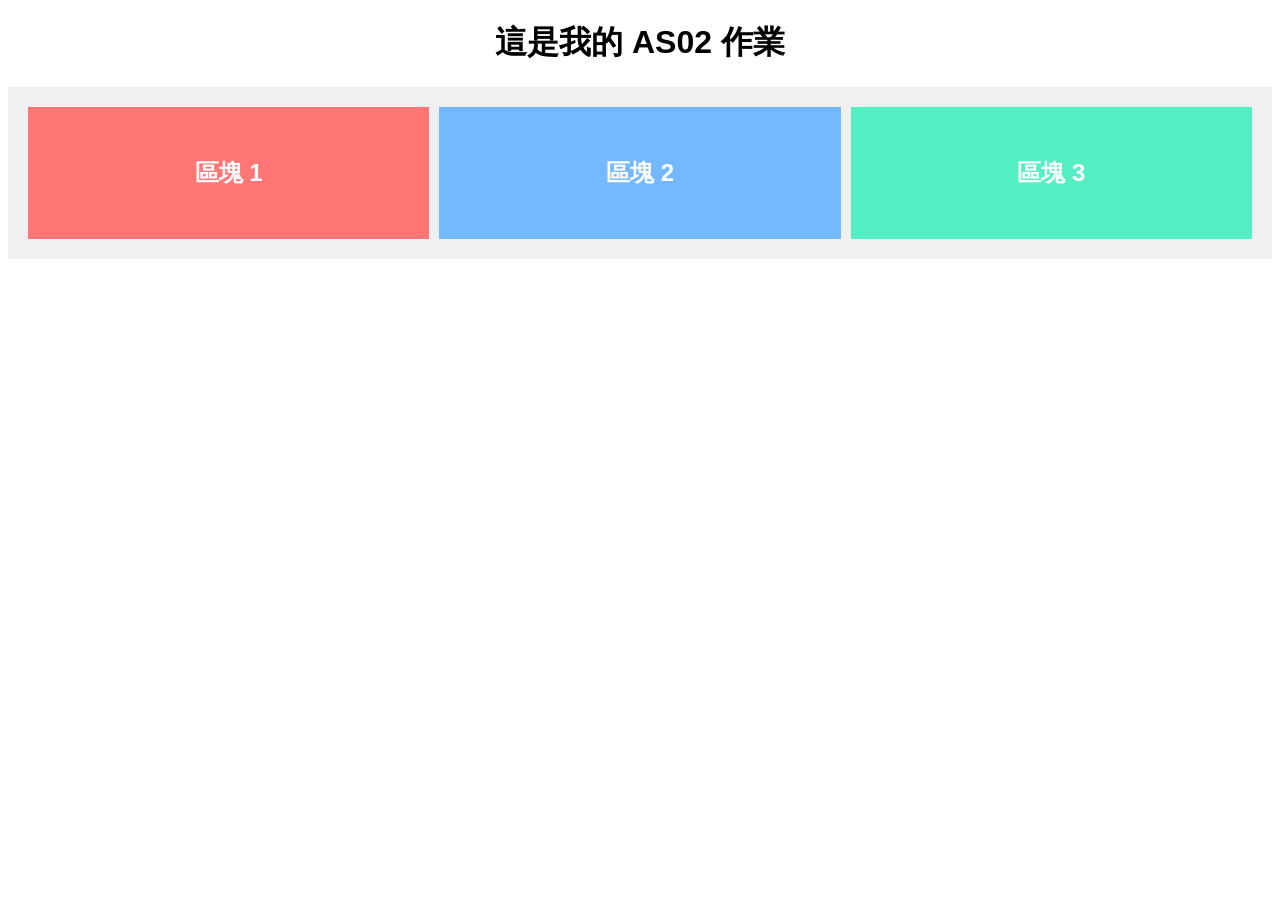
<file: as02/index.html>
<!DOCTYPE html>
<html lang="zh-TW">
<head>
    <meta charset="UTF-8">
    <meta name="viewport" content="width=device-width, initial-scale=1.0">
    <title>我的 AS02 作業</title>
    <!-- 這行非常重要：把你的 HTML 和 CSS 檔案連線起來 -->
    <link rel="stylesheet" href="style.css">
</head>
<body>

    <h1>這是我的 AS02 作業</h1>
    
    <!-- 中間三個並排的 div 區塊 -->
    <div class="container">
        <div class="box box1">區塊 1</div>
        <div class="box box2">區塊 2</div>
        <div class="box box3">區塊 3</div>
    </div>

</body>
</html>
</file>
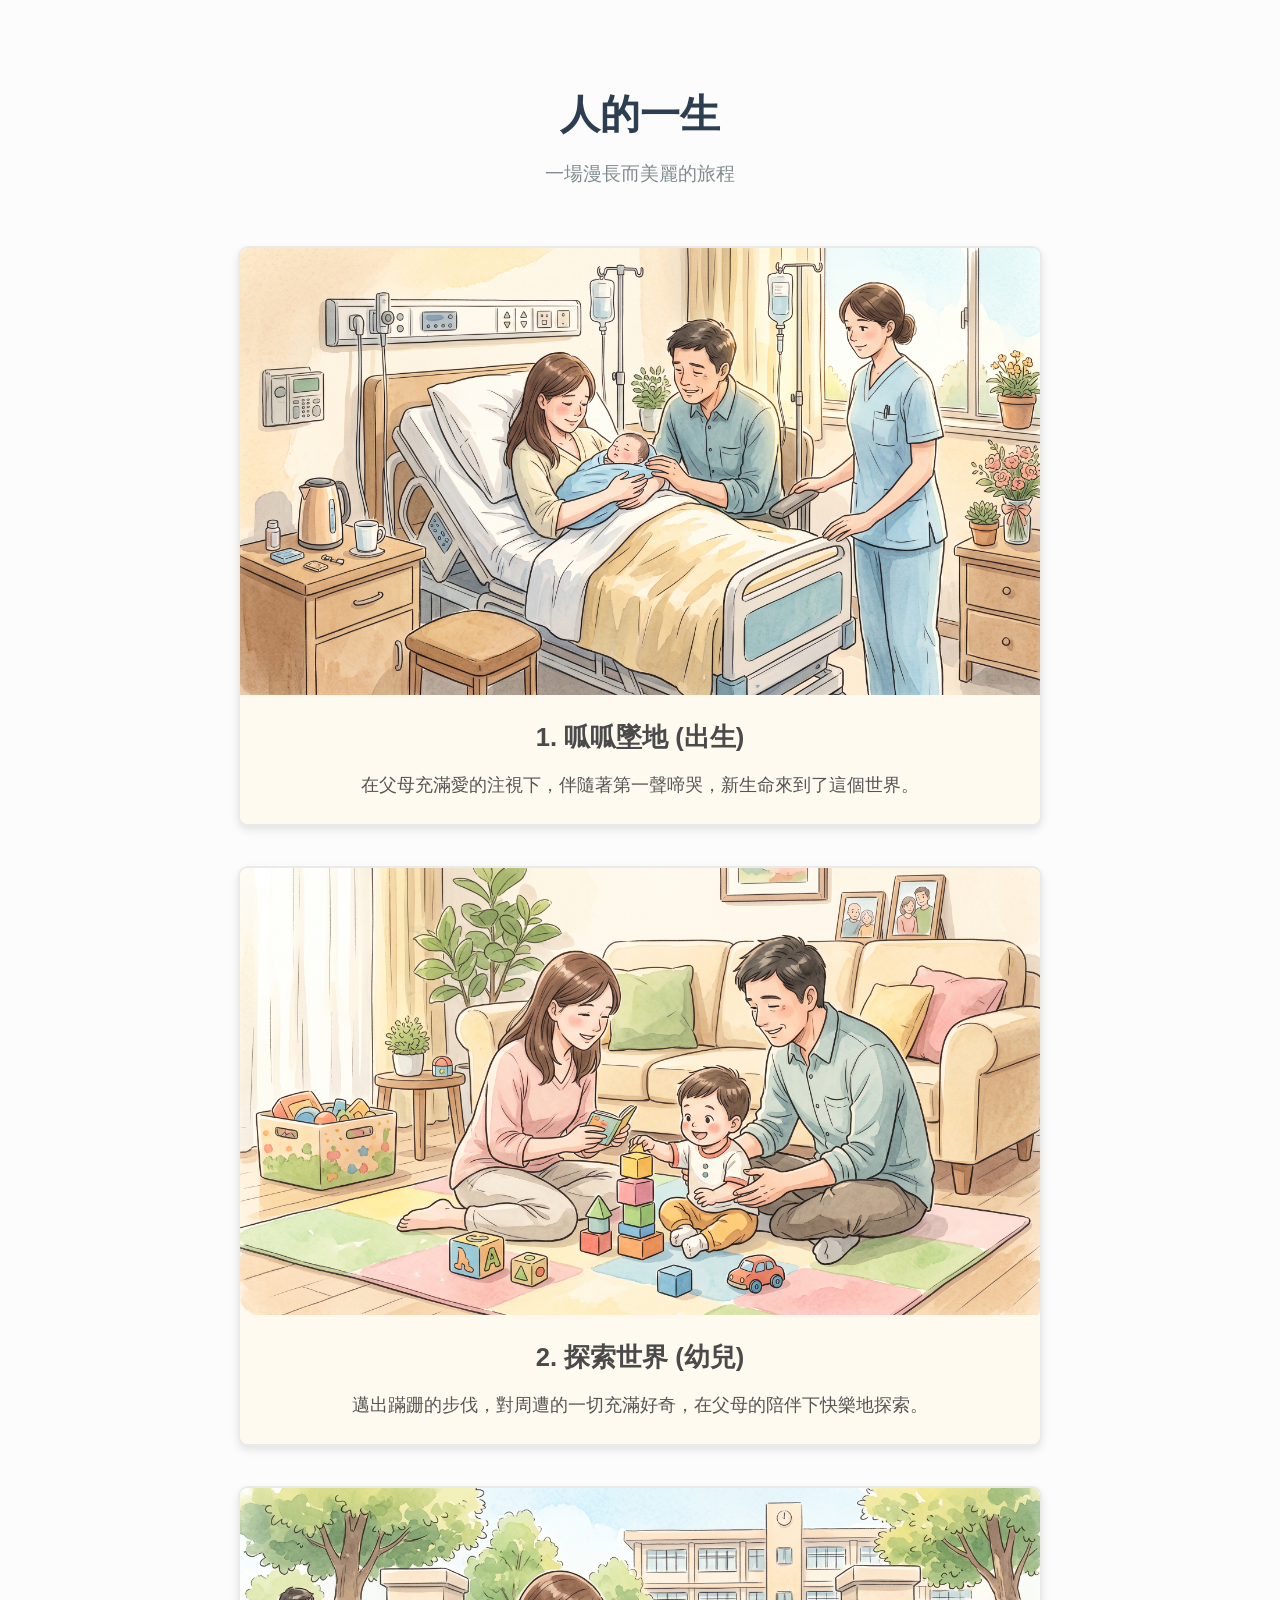
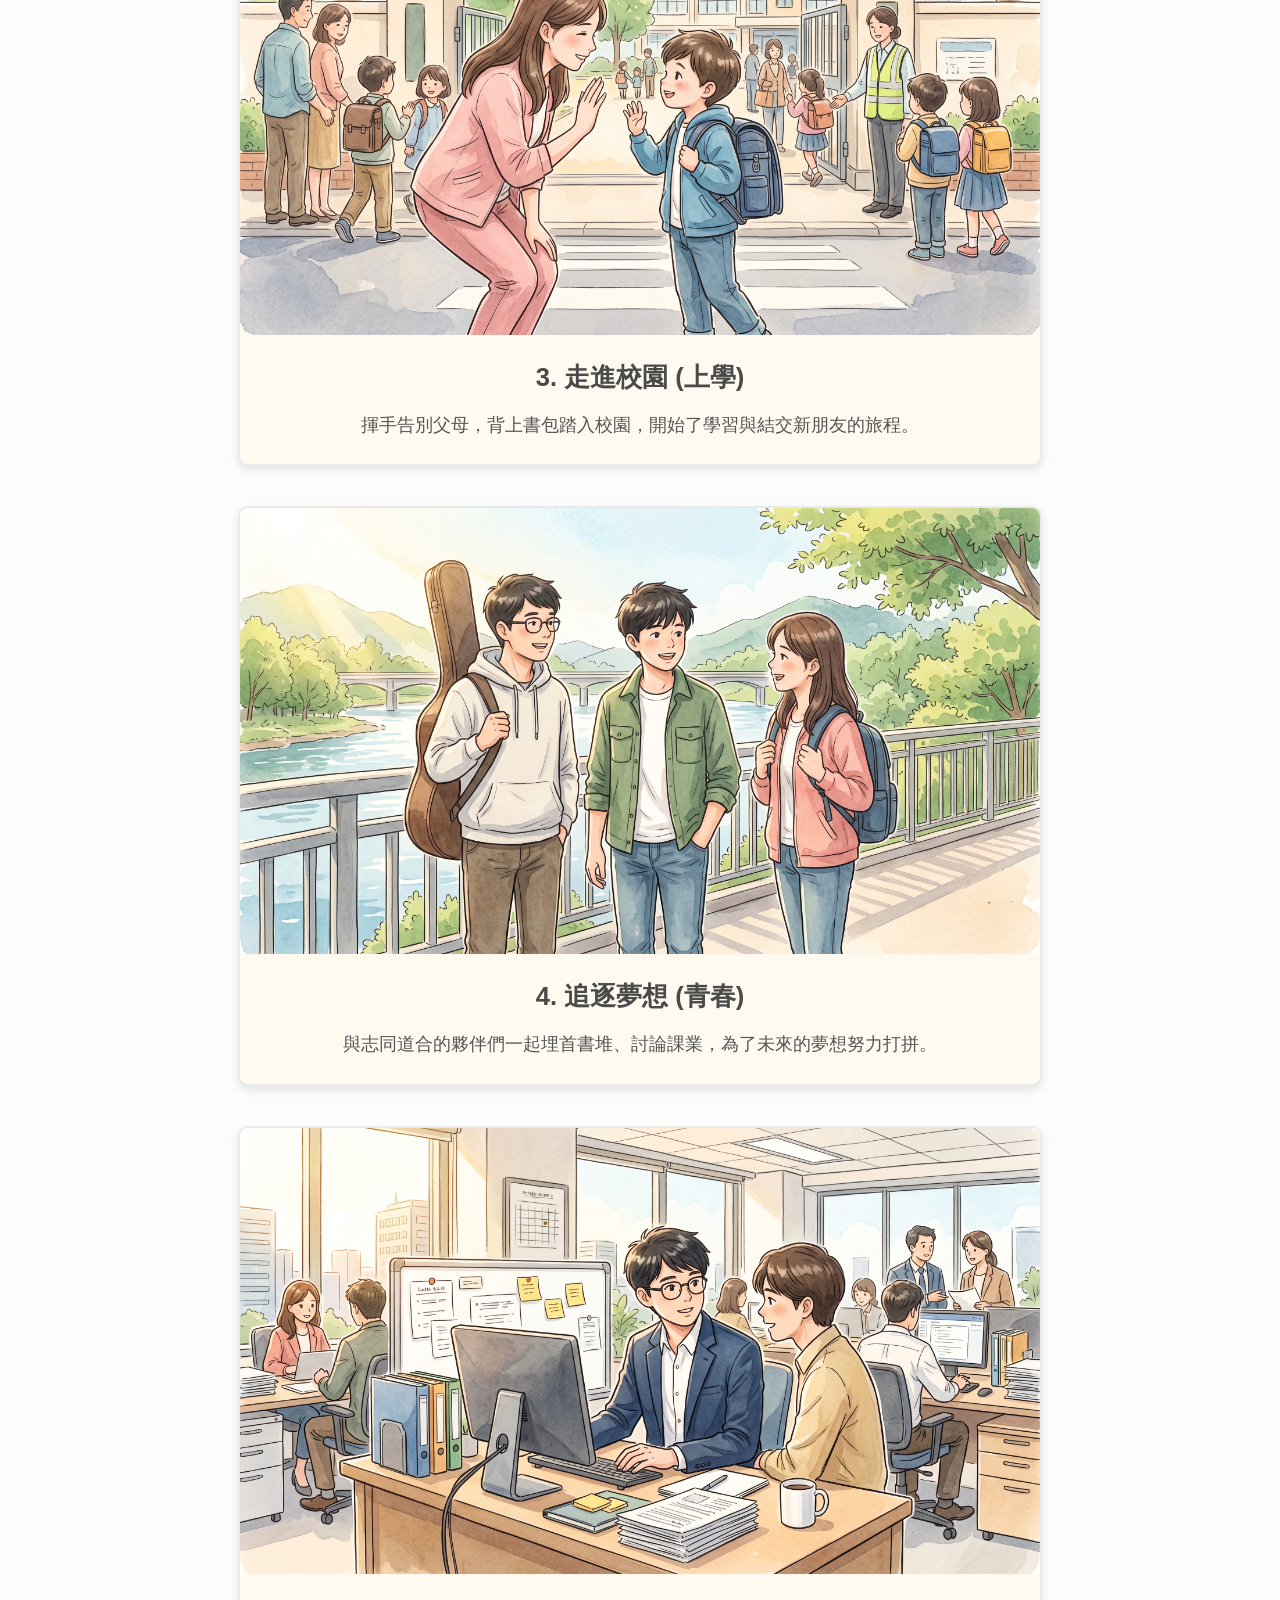
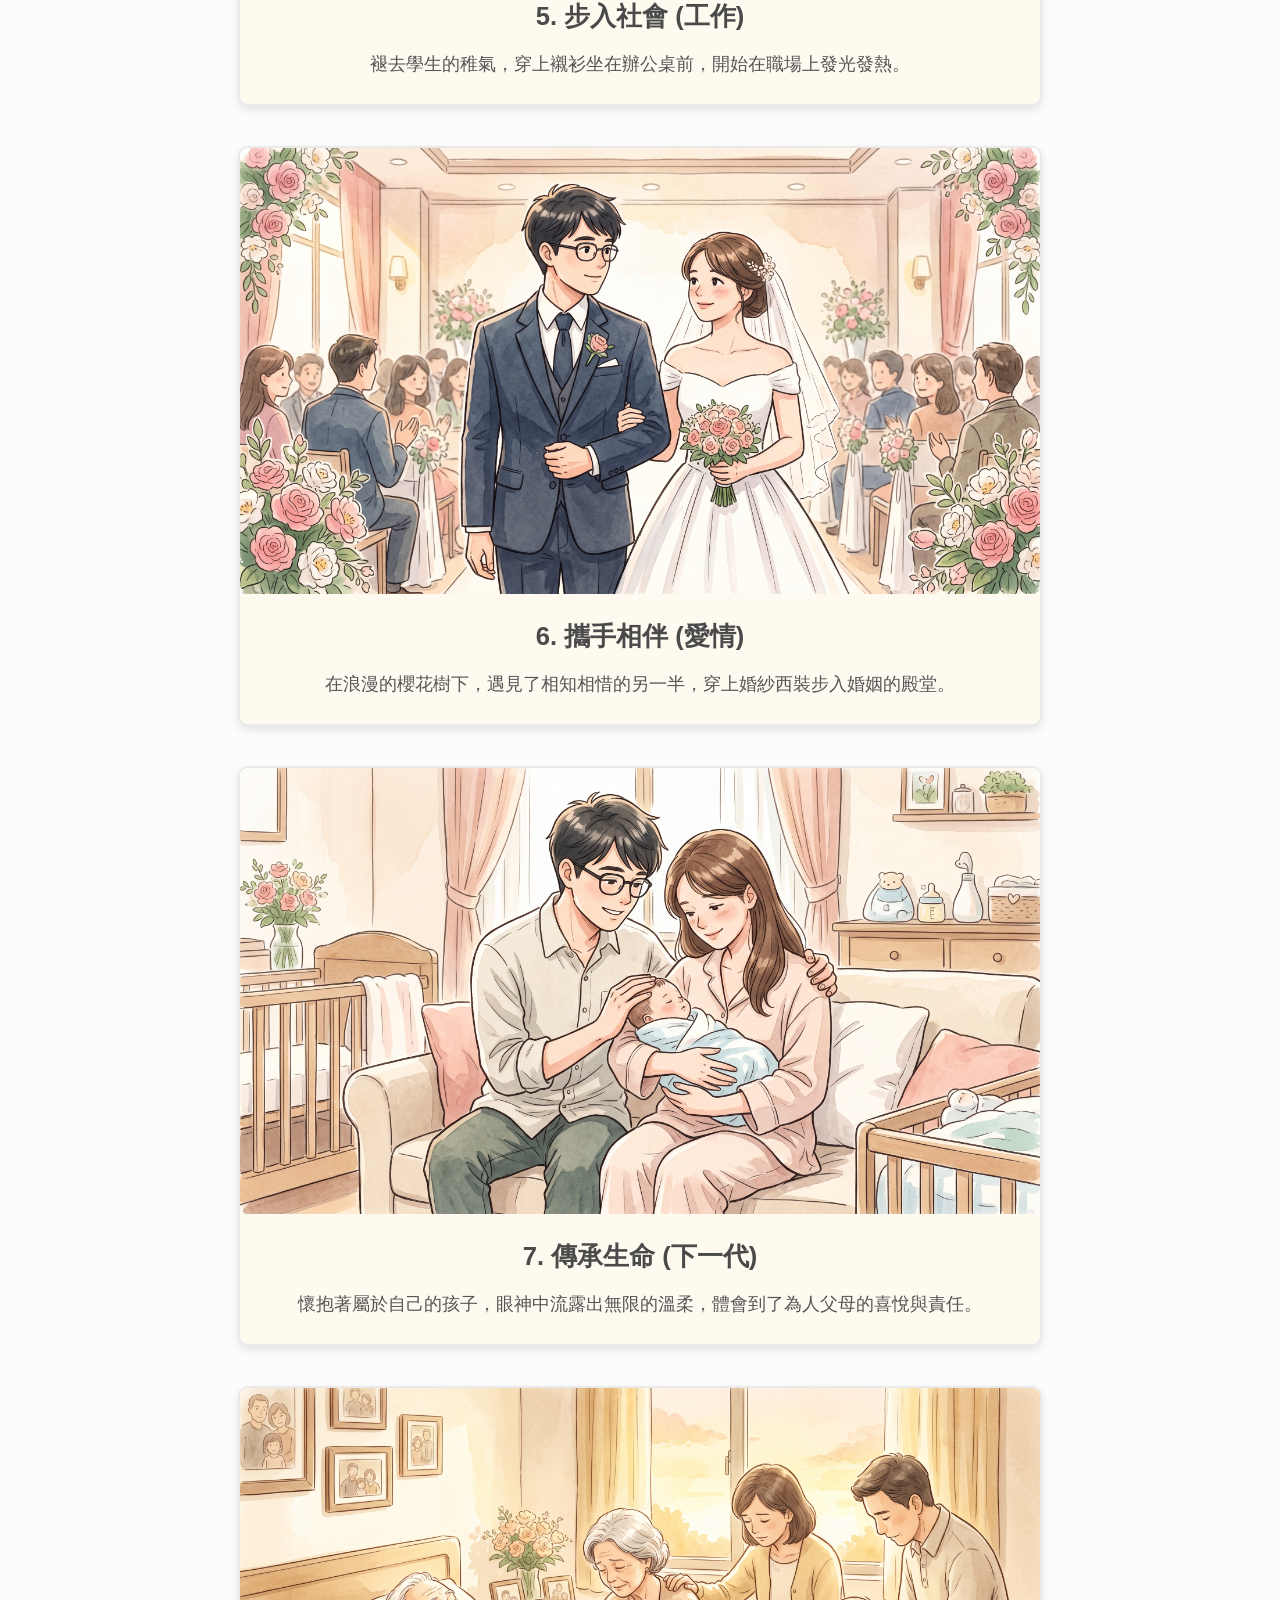
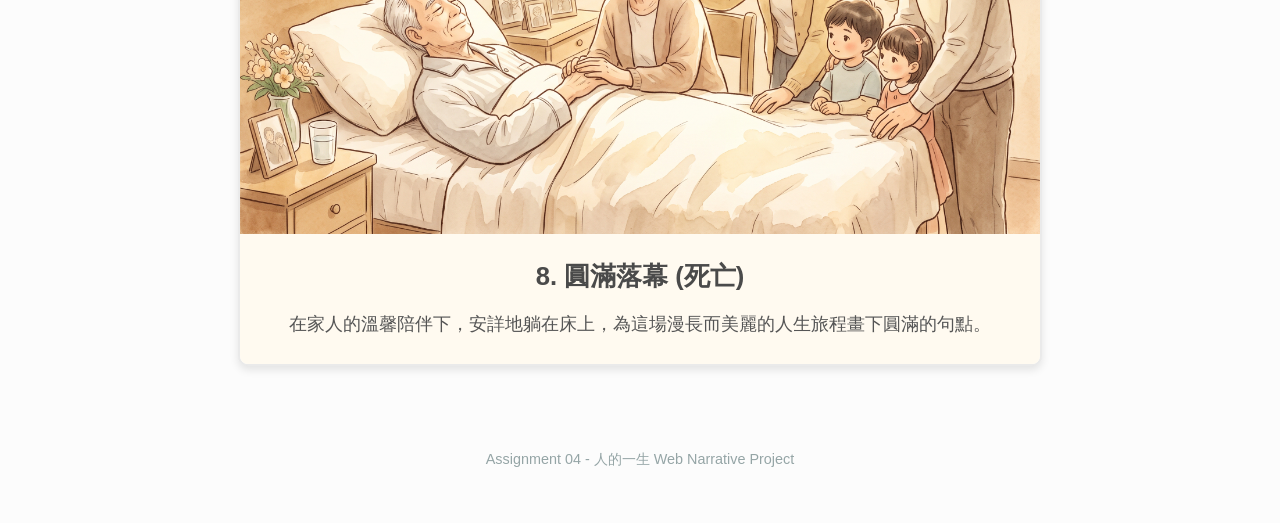
<file: as04/index.html>
<!DOCTYPE html>
<html lang="zh-TW">
<head>
    <meta charset="UTF-8">
    <meta name="viewport" content="width=device-width, initial-scale=1.0">
    <title>人的一生：一場漫長而美麗的旅程 - 網頁敘事</title>
    <style>
        body { 
            font-family: 'PingFang TC', 'Microsoft JhengHei', sans-serif; 
            background-color: #fcfcfc; 
            color: #333; 
            margin: 0; 
            padding: 20px; 
        }
        header { 
            text-align: center; 
            padding: 40px 0; 
        }
        h1 { 
            font-size: 2.5em; 
            margin-bottom: 10px; 
            color: #2c3e50; 
        }
        p.subtitle { 
            font-size: 1.2em; 
            color: #7f8c8d; 
        }
        .gallery { 
            display: flex; 
            flex-direction: column; 
            align-items: center; 
            gap: 40px; 
            max-width: 800px; 
            margin: 0 auto; 
        }
        .story-card { 
            background: white; 
            border-radius: 10px; 
            box-shadow: 0 4px 8px rgba(0,0,0,0.1); 
            overflow: hidden; 
            width: 100%; 
            transition: transform 0.3s ease; 
            border: 2px solid #eaeaea;
        }
        .story-card:hover { 
            transform: translateY(-5px); 
            box-shadow: 0 8px 16px rgba(0,0,0,0.15);
        }
        .story-card img { 
            width: 100%; 
            height: auto; 
            display: block; 
        }
        .story-content { 
            padding: 25px; 
            text-align: center; 
            background-color: #fffaf0; /* 加入淡淡的暖色底讓文字更溫馨 */
        }
        .story-content h2 { 
            font-size: 1.6em; 
            margin: 0 0 15px 0; 
            color: #4a4a4a; 
        }
        .story-content p { 
            font-size: 1.15em; 
            line-height: 1.6; 
            color: #555; 
            margin: 0;
        }
        footer { 
            text-align: center; 
            margin-top: 50px; 
            padding: 20px; 
            color: #95a5a6; 
            font-size: 0.9em; 
        }
    </style>
</head>
<body>

    <header>
        <!-- 主題故事名稱 -->
        <h1>人的一生</h1>
        <p class="subtitle">一場漫長而美麗的旅程</p>
    </header>

    <div class="gallery">
        
        <!-- 第 1 張圖 -->
        <div class="story-card">
            <img src="jpg 1.jpg" alt="呱呱墜地 (出生)">
            <div class="story-content">
                <h2>1. 呱呱墜地 (出生)</h2>
                <p>在父母充滿愛的注視下，伴隨著第一聲啼哭，新生命來到了這個世界。</p>
            </div>
        </div>

        <!-- 第 2 張圖 -->
        <div class="story-card">
            <img src="jpg 2.jpg" alt="探索世界 (幼兒)">
            <div class="story-content">
                <h2>2. 探索世界 (幼兒)</h2>
                <p>邁出蹣跚的步伐，對周遭的一切充滿好奇，在父母的陪伴下快樂地探索。</p>
            </div>
        </div>

        <!-- 第 3 張圖 -->
        <div class="story-card">
            <img src="jpg 3.jpg" alt="走進校園 (上學)">
            <div class="story-content">
                <h2>3. 走進校園 (上學)</h2>
                <p>揮手告別父母，背上書包踏入校園，開始了學習與結交新朋友的旅程。</p>
            </div>
        </div>

        <!-- 第 4 張圖 -->
        <div class="story-card">
            <img src="jpg 4.jpg" alt="追逐夢想 (青春)">
            <div class="story-content">
                <h2>4. 追逐夢想 (青春)</h2>
                <p>與志同道合的夥伴們一起埋首書堆、討論課業，為了未來的夢想努力打拼。</p>
            </div>
        </div>

        <!-- 第 5 張圖 -->
        <div class="story-card">
            <img src="jpg 5.jpg" alt="步入社會 (工作)">
            <div class="story-content">
                <h2>5. 步入社會 (工作)</h2>
                <p>褪去學生的稚氣，穿上襯衫坐在辦公桌前，開始在職場上發光發熱。</p>
            </div>
        </div>

        <!-- 第 6 張圖 -->
        <div class="story-card">
            <img src="jpg 6.jpg" alt="攜手相伴 (愛情)">
            <div class="story-content">
                <h2>6. 攜手相伴 (愛情)</h2>
                <p>在浪漫的櫻花樹下，遇見了相知相惜的另一半，穿上婚紗西裝步入婚姻的殿堂。</p>
            </div>
        </div>

        <!-- 第 7 張圖 -->
        <div class="story-card">
            <img src="jpg 7.jpg" alt="傳承生命 (下一代)">
            <div class="story-content">
                <h2>7. 傳承生命 (下一代)</h2>
                <p>懷抱著屬於自己的孩子，眼神中流露出無限的溫柔，體會到了為人父母的喜悅與責任。</p>
            </div>
        </div>

        <!-- 第 8 張圖 -->
        <div class="story-card">
            <img src="jpg 8.jpg" alt="圓滿落幕 (死亡)">
            <div class="story-content">
                <h2>8. 圓滿落幕 (死亡)</h2>
                <p>在家人的溫馨陪伴下，安詳地躺在床上，為這場漫長而美麗的人生旅程畫下圓滿的句點。</p>
            </div>
        </div>

    </div>

    <footer>
        <p>Assignment 04 - 人的一生 Web Narrative Project</p>
    </footer>

</body>
</html>
</file>
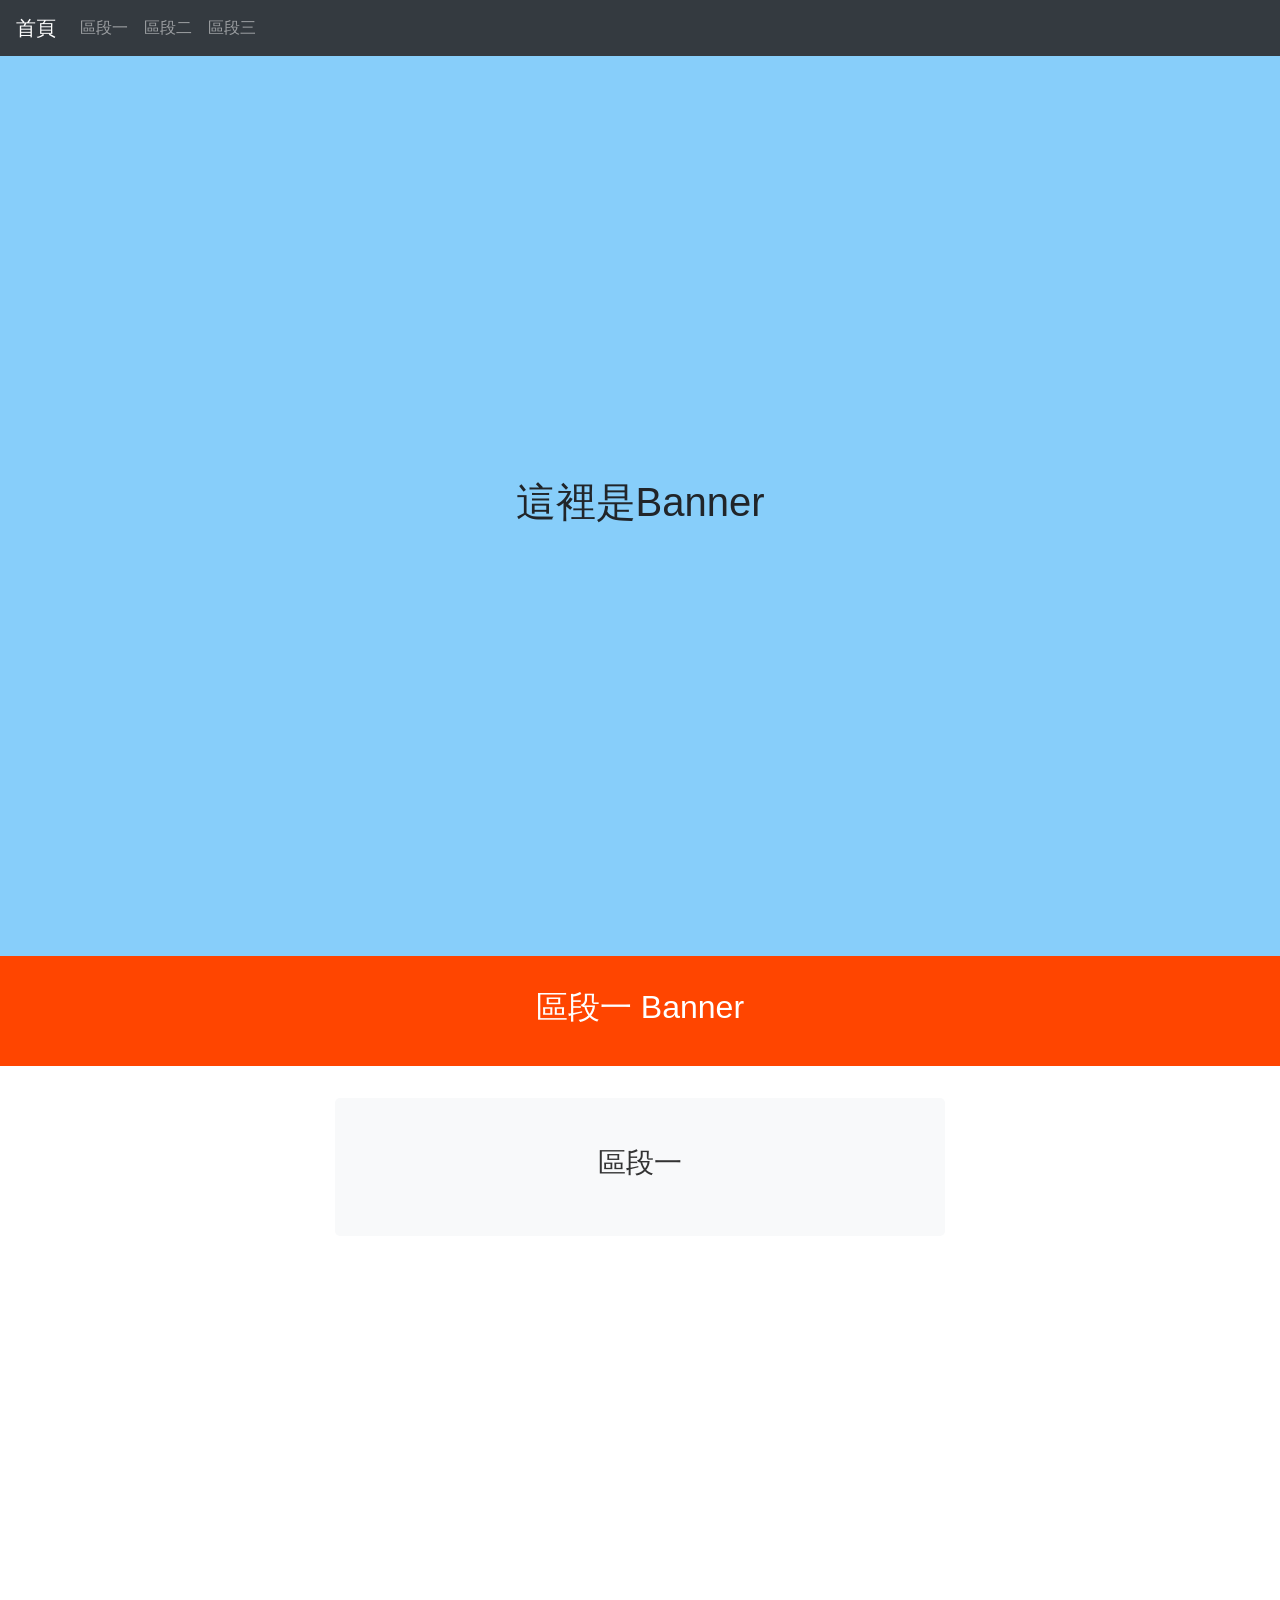
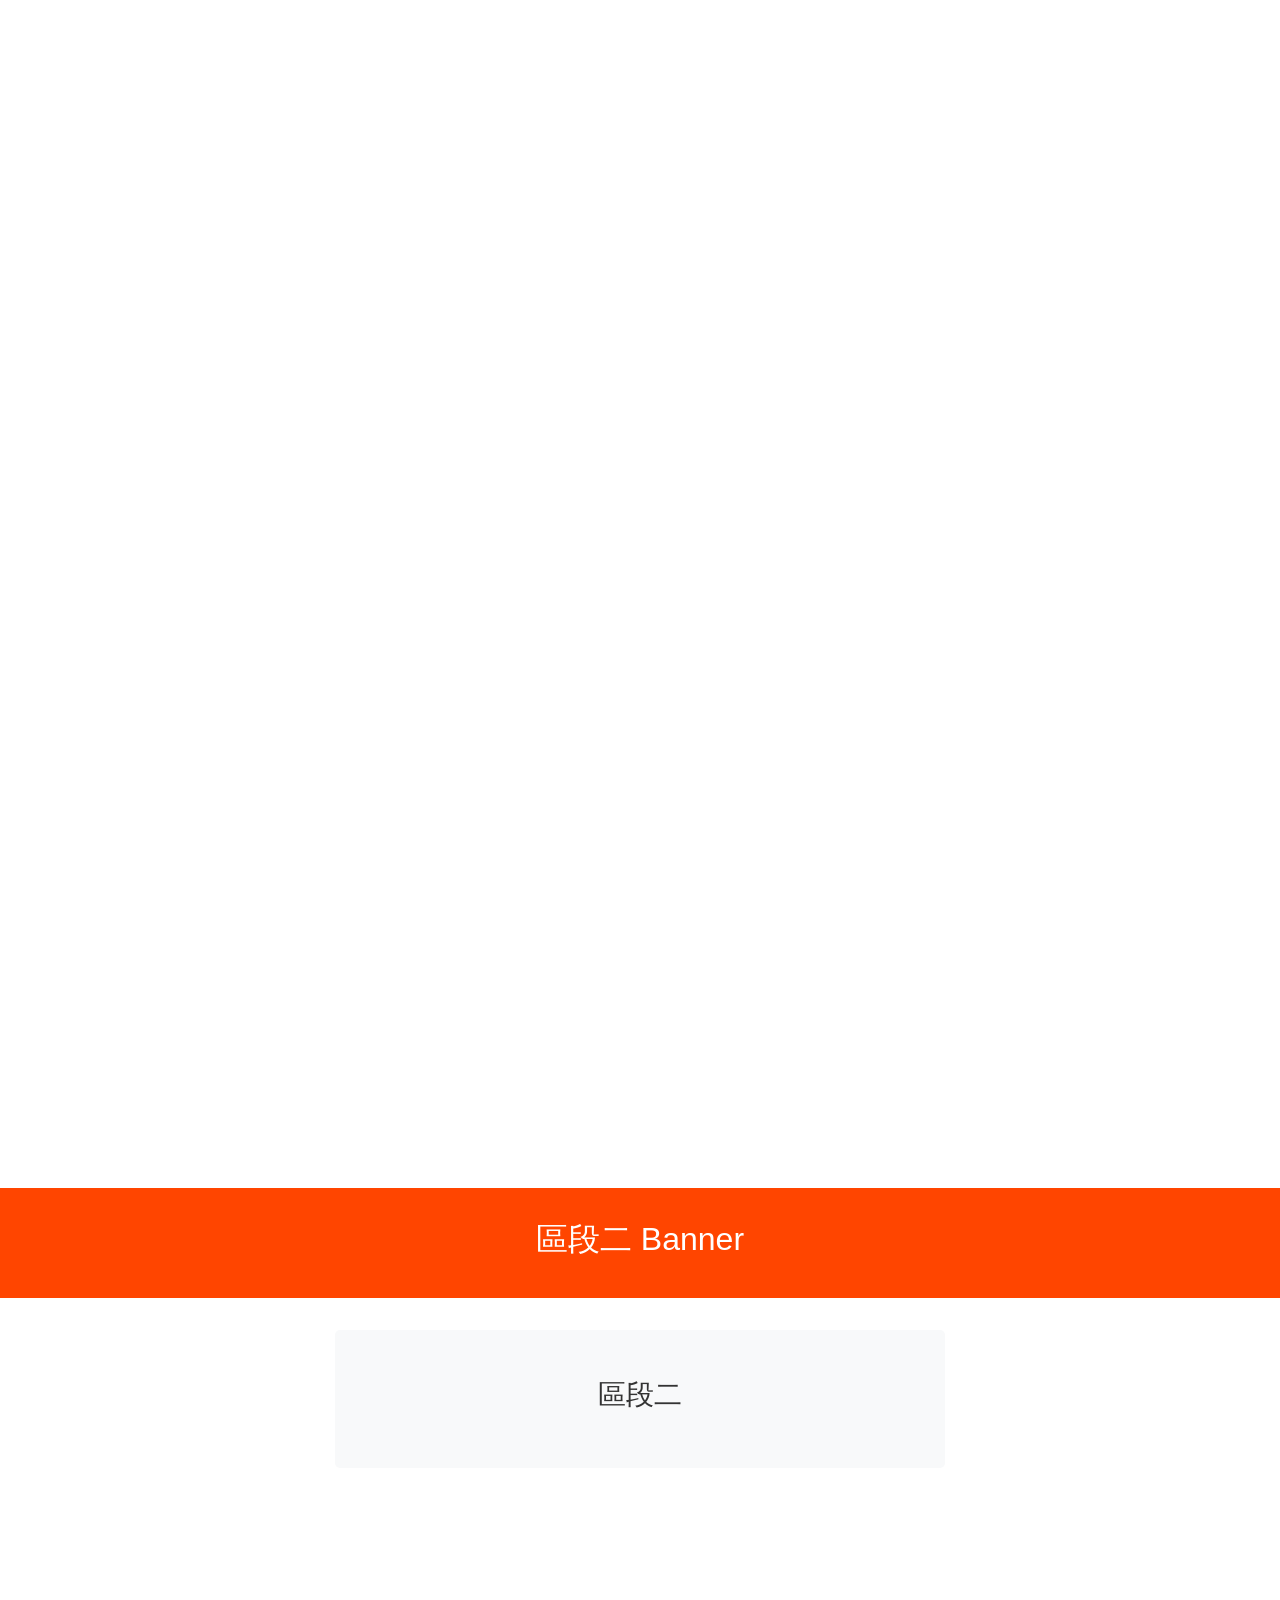
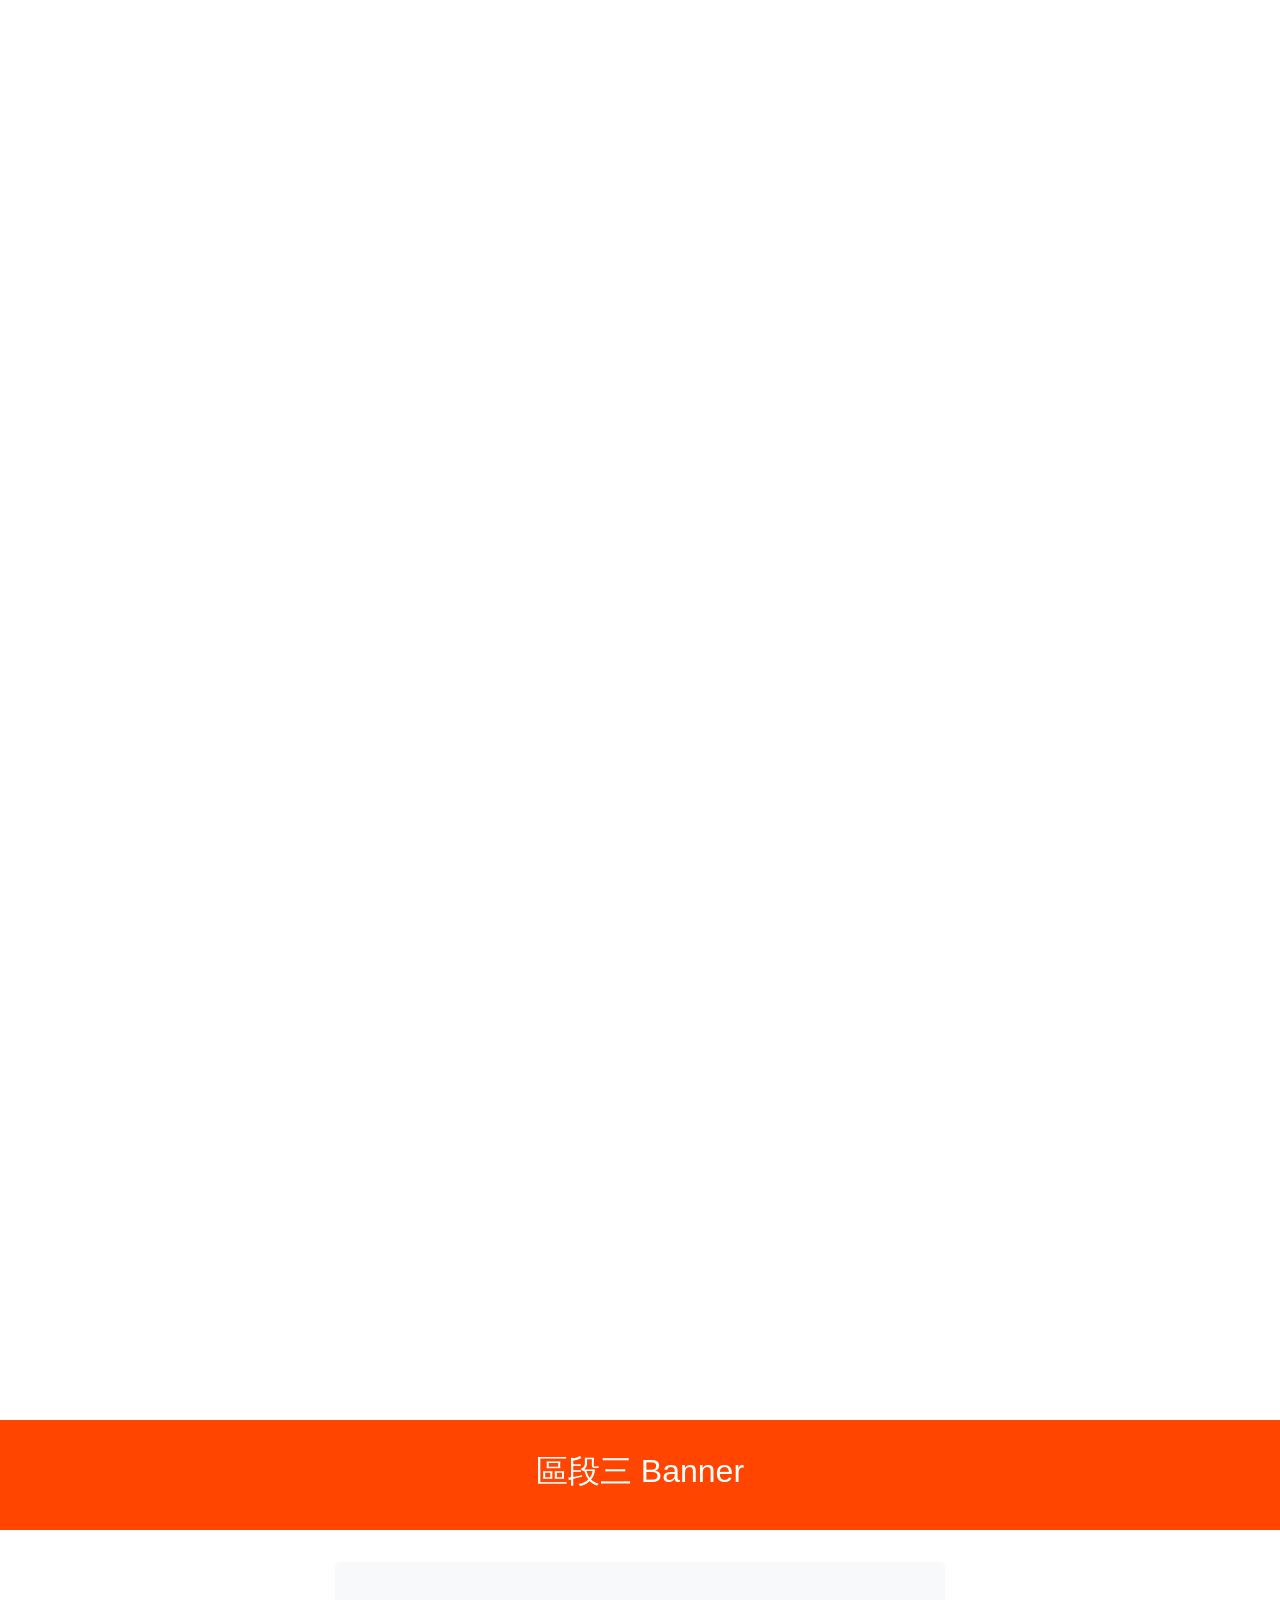
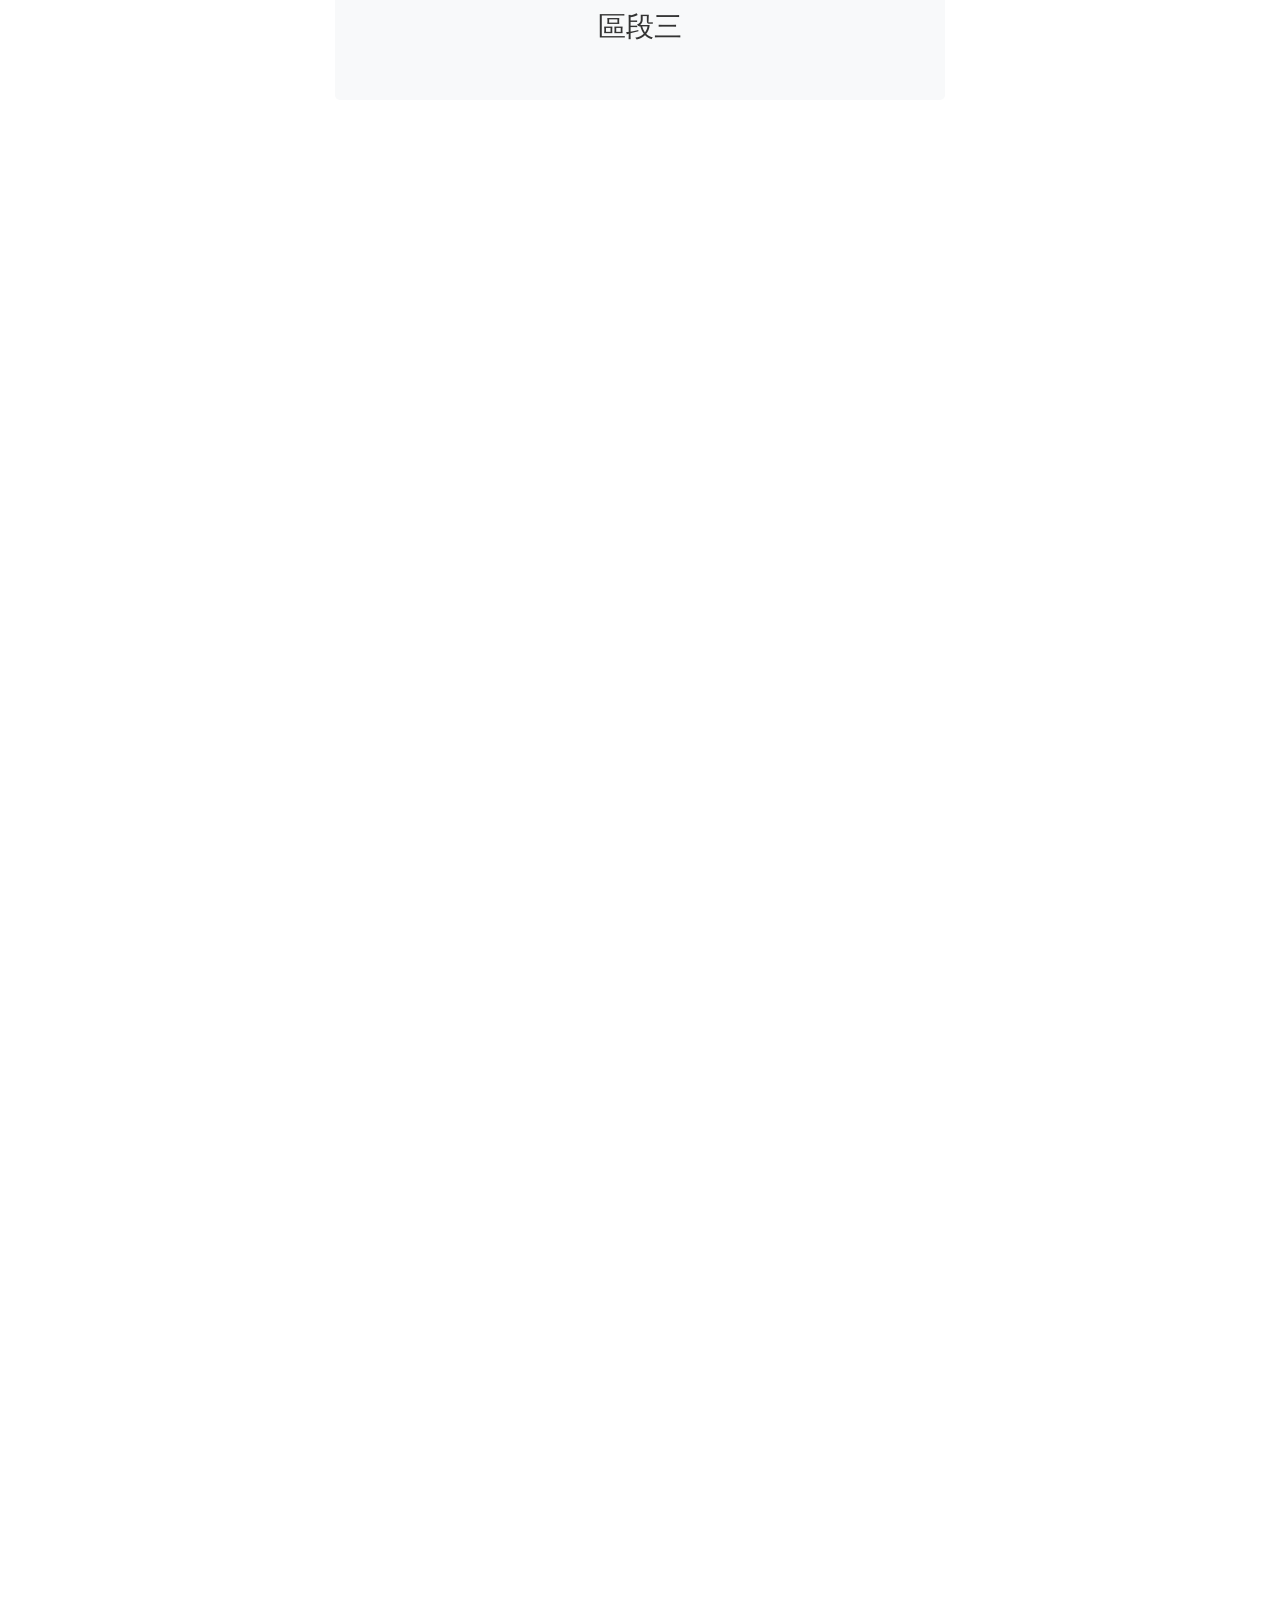
<file: as05/index.html>
<!DOCTYPE html>
<html lang="zh-TW">
<head>
    <meta charset="UTF-8">
    <meta name="viewport" content="width=device-width, initial-scale=1.0">
    <title>Bootstrap 4 網頁</title>
    <!-- 引入 Bootstrap 4 CSS -->
    <link rel="stylesheet" href="https://cdn.jsdelivr.net/npm/bootstrap@4.6.2/dist/css/bootstrap.min.css">
    <style>
        /* 設定平順滑動效果 */
        html {
            scroll-behavior: smooth;
        }
        
        /* 頁面主要水藍色 Banner */
        .main-banner {
            height: 100vh;
            background-color: #87CEFA; /* 水藍色 */
            display: flex;
            align-items: center;
            justify-content: center;
        }

        /* 導覽列位移修正：避免點擊跳轉時被 sticky-top 導覽列擋住標題 */
        section {
            scroll-margin-top: 60px;
            height: 200vh; /* 保持每個區段 200vh 的高度 */
            margin-bottom: 2rem;
        }

        /* 滿版的橘紅色 Banner (沒有邊距、沒有圓角) */
        .section-banner {
            background-color: #FF4500; /* 橘紅色 */
            color: white;
            padding: 2rem;
            text-align: center;
            margin-bottom: 2rem;
        }

        /* 中間內容區塊的淺灰色框 */
        .content-box {
            background-color: #f8f9fa; /* 淺灰色 */
            color: #333; /* 深色文字 */
            padding: 3rem 1rem;
            border-radius: 5px;
            text-align: center;
        }
    </style>
</head>
<body>

    <!-- 導覽列 Navbar (Sticky Top) -->
    <nav class="navbar navbar-expand-lg navbar-dark bg-dark sticky-top">
        <a class="navbar-brand" href="#">首頁</a>
        <button class="navbar-toggler" type="button" data-toggle="collapse" data-target="#navbarNav">
            <span class="navbar-toggler-icon"></span>
        </button>
        <div class="collapse navbar-collapse" id="navbarNav">
            <ul class="navbar-nav">
                <li class="nav-item">
                    <a class="nav-link" href="#section1">區段一</a>
                </li>
                <li class="nav-item">
                    <a class="nav-link" href="#section2">區段二</a>
                </li>
                <li class="nav-item">
                    <a class="nav-link" href="#section3">區段三</a>
                </li>
            </ul>
        </div>
    </nav>

    <!-- 最上方的 水藍色 Banner -->
    <div class="main-banner">
        <h1>這裡是Banner</h1>
    </div>

    <!-- 區段一 -->
    <section id="section1">
        <!-- 滿版橘紅色 Banner -->
        <div class="section-banner">
            <h2>區段一 Banner</h2>
        </div>
        
        <!-- 下方的內容區，使用 Grid System -->
        <div class="container-fluid">
            <div class="row">
                <!-- 左邊留白 -->
                <div class="col-3"></div>
                <!-- 中間內容 -->
                <div class="col-6">
                    <!-- 淺灰色框框 -->
                    <div class="content-box">
                        <h3>區段一</h3>
                    </div>
                </div>
                <!-- 右邊留白 -->
                <div class="col-3"></div>
            </div>
        </div>
    </section>

    <!-- 區段二 -->
    <section id="section2">
        <div class="section-banner">
            <h2>區段二 Banner</h2>
        </div>
        
        <div class="container-fluid">
            <div class="row">
                <div class="col-3"></div>
                <div class="col-6">
                    <!-- 淺灰色框框 -->
                    <div class="content-box">
                        <h3>區段二</h3>
                    </div>
                </div>
                <div class="col-3"></div>
            </div>
        </div>
    </section>

    <!-- 區段三 -->
    <section id="section3">
        <div class="section-banner">
            <h2>區段三 Banner</h2>
        </div>
        
        <div class="container-fluid">
            <div class="row">
                <div class="col-3"></div>
                <div class="col-6">
                    <!-- 淺灰色框框 -->
                    <div class="content-box">
                        <h3>區段三</h3>
                    </div>
                </div>
                <div class="col-3"></div>
            </div>
        </div>
    </section>

    <!-- 引入 Bootstrap 4 必須的 JS, Popper.js 與 jQuery -->
    <script src="https://cdn.jsdelivr.net/npm/jquery@3.5.1/dist/jquery.slim.min.js"></script>
    <script src="https://cdn.jsdelivr.net/npm/popper.js@1.16.1/dist/umd/popper.min.js"></script>
    <script src="https://cdn.jsdelivr.net/npm/bootstrap@4.6.2/dist/js/bootstrap.min.js"></script>
</body>
</html>
</file>
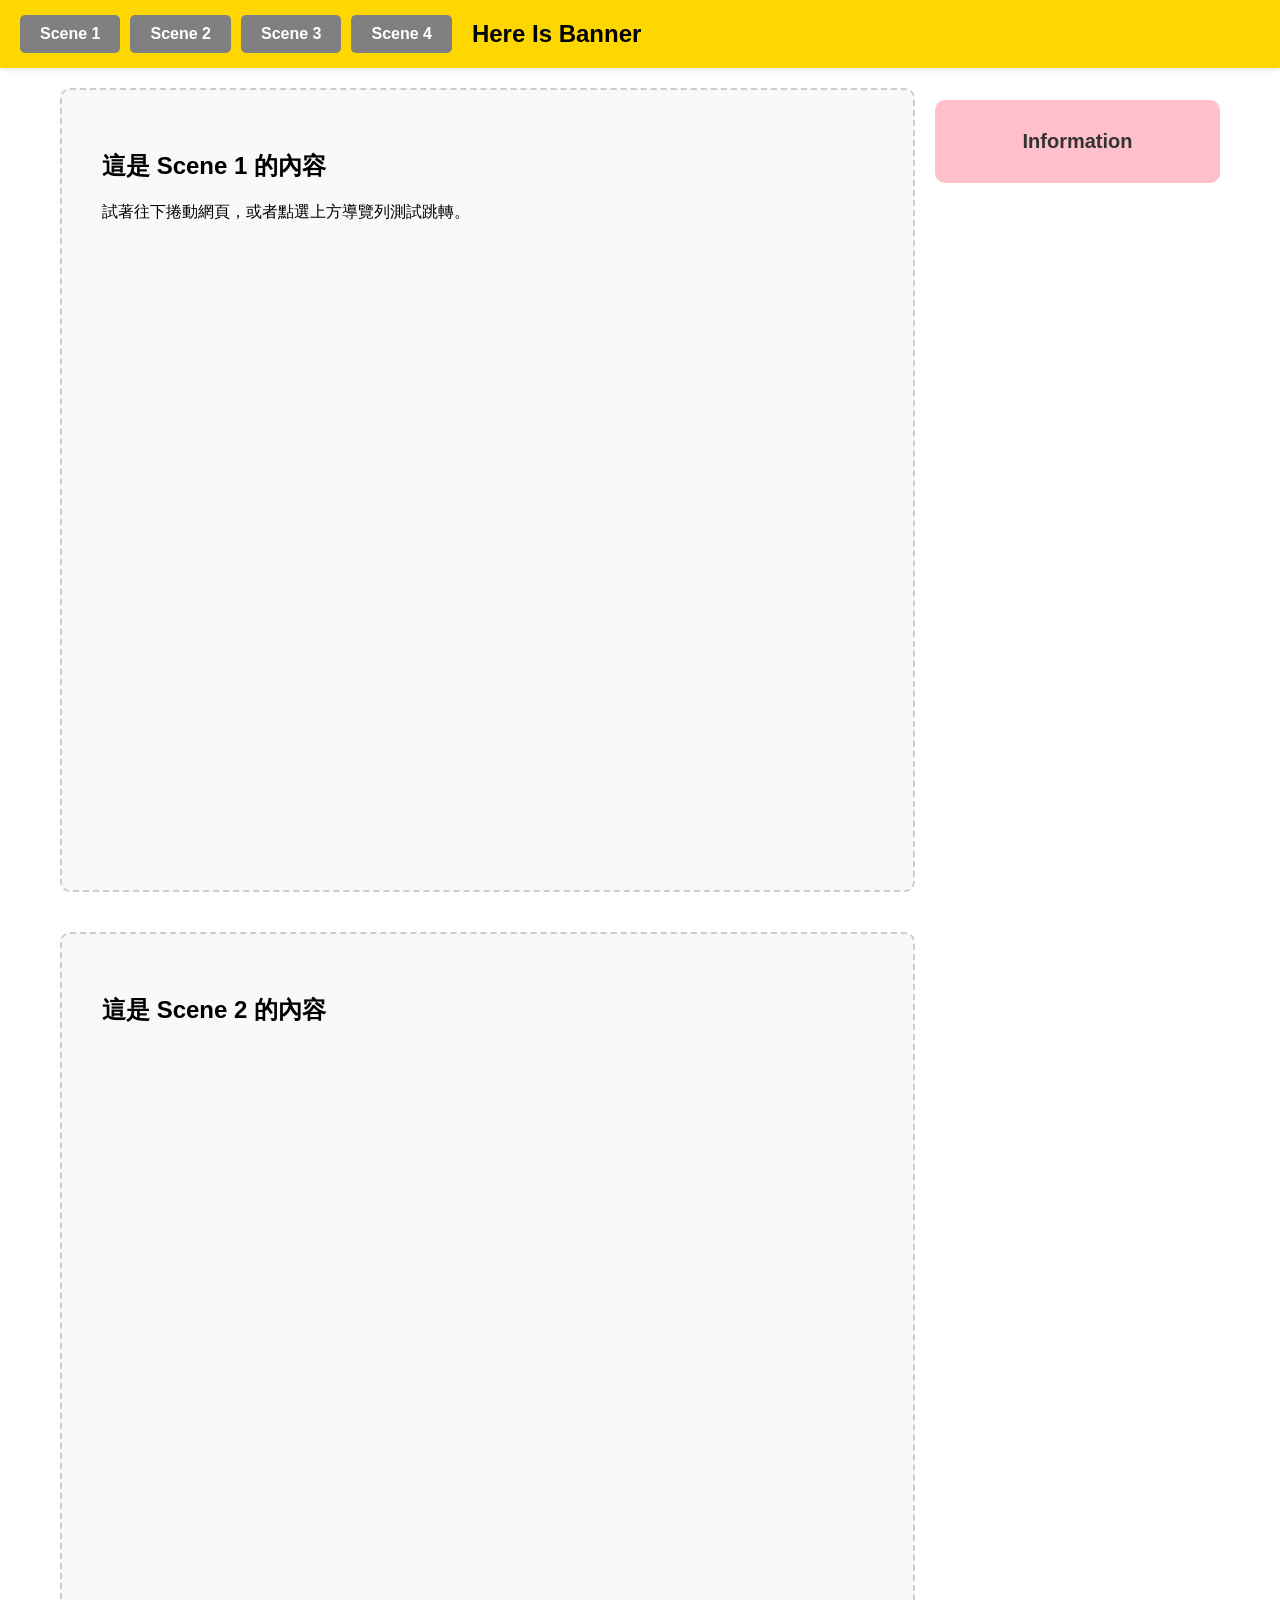
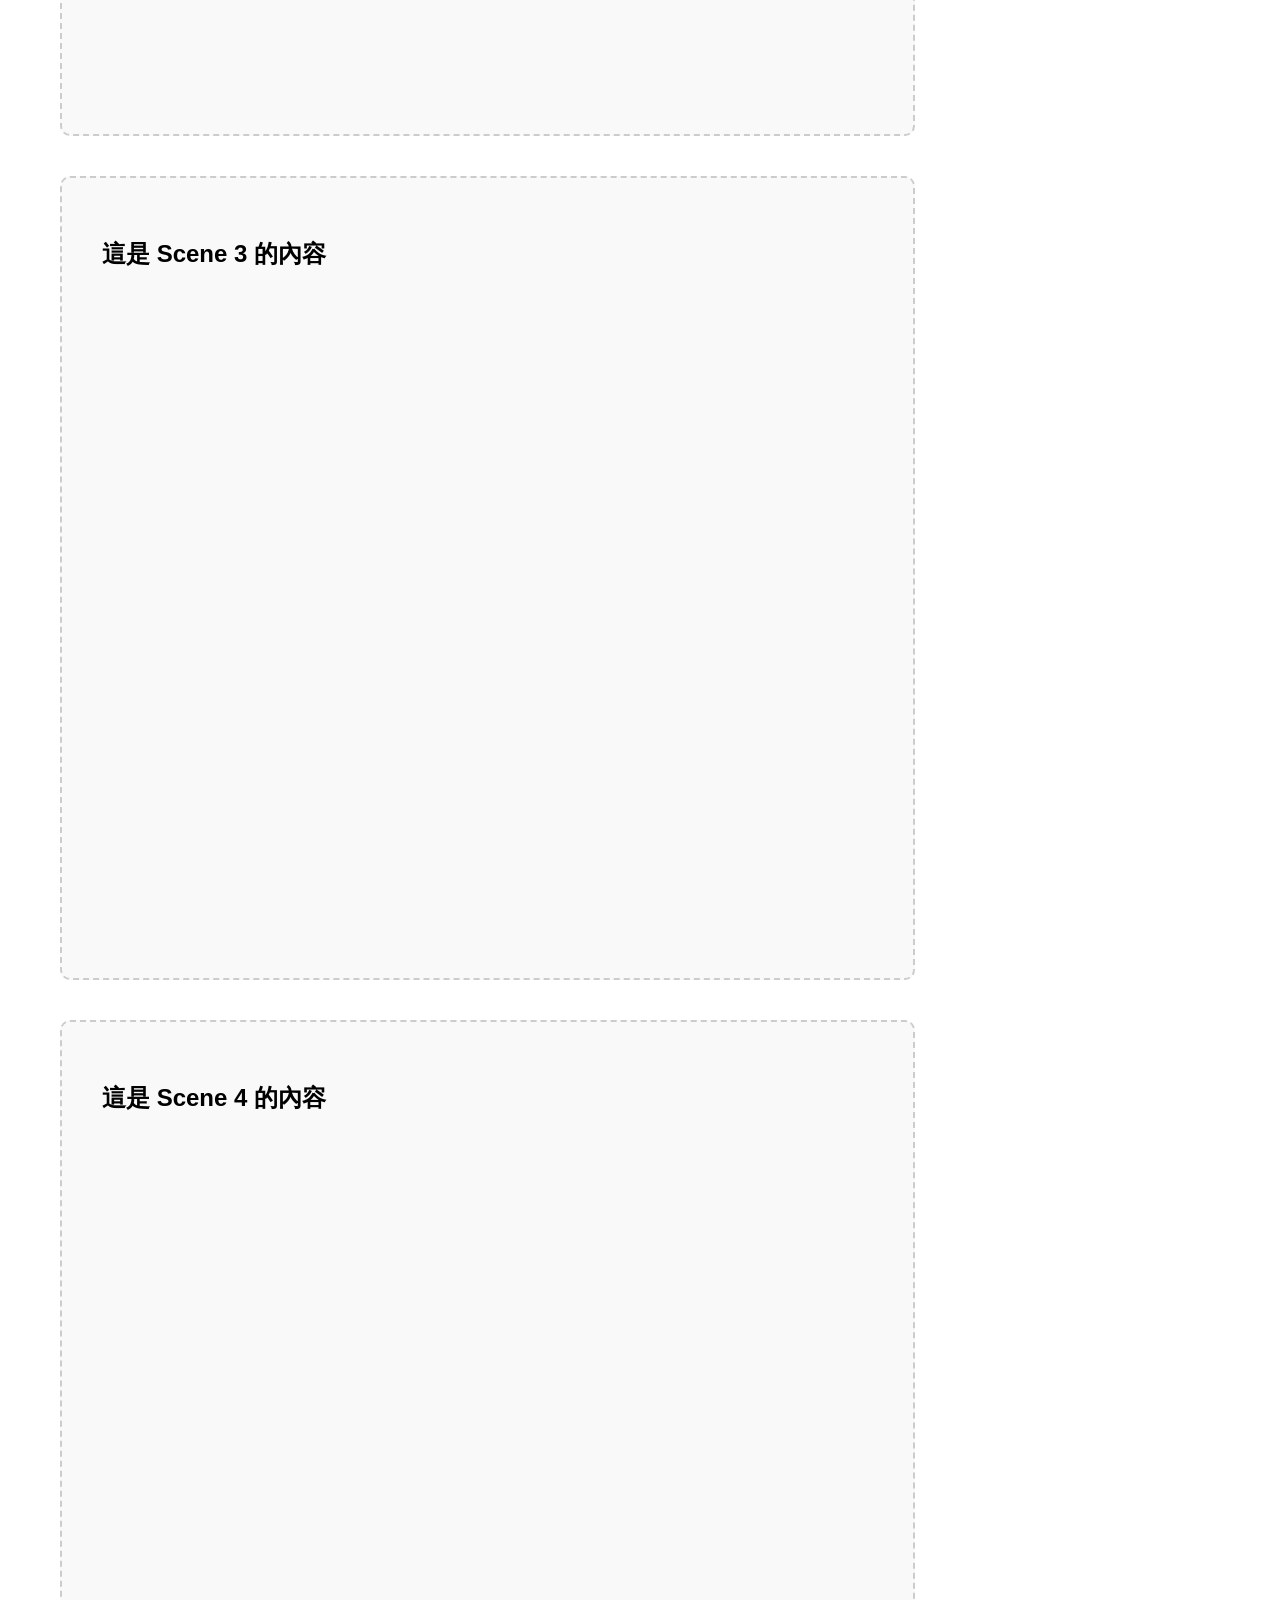
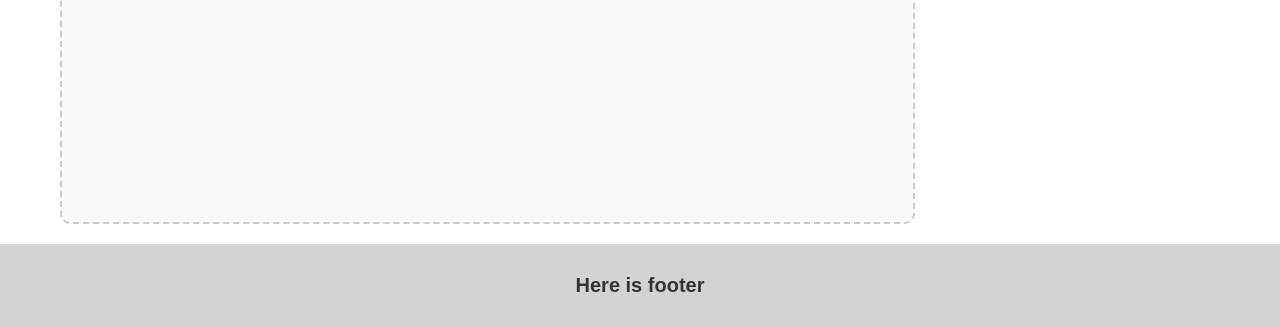
<file: practiceweek4/index.html>
<!DOCTYPE html>
<html lang="zh-TW">
<head>
    <meta charset="UTF-8">
    <meta name="viewport" content="width=device-width, initial-scale=1.0">
    <title>My Website</title>
    <style>
        /* 加入平滑捲動效果，讓點擊按鈕跳轉時更順暢 */
        html {
            scroll-behavior: smooth;
        }

        body {
            margin: 0;
            font-family: Arial, sans-serif;
            display: flex;
            flex-direction: column;
            min-height: 100vh;
        }

        /* 黃色標題框 (維持在最上方) */
        .banner {
            position: sticky;
            top: 0;
            background-color: #FFD700; /* 黃色 */
            padding: 15px 20px;
            display: flex;
            align-items: center;
            z-index: 1000; /* 確保下滑時覆蓋在其他內容之上 */
            box-shadow: 0 2px 5px rgba(0,0,0,0.1);
        }

        /* 標題左手邊的四個灰色框 */
        .nav-boxes {
            display: flex;
            gap: 10px;
            margin-right: 20px;
        }

        .scene-btn {
            background-color: #808080; /* 灰色 */
            color: white;
            padding: 10px 20px;
            text-decoration: none;
            border-radius: 5px;
            font-weight: bold;
            transition: background-color 0.2s;
        }

        .scene-btn:hover {
            background-color: #606060;
        }

        /* 標題文字 */
        .banner-title {
            font-size: 24px;
            font-weight: bold;
            color: black;
        }

        /* 標題下方的主要排版 */
        .main-container {
            display: flex;
            flex: 1;
            padding: 20px;
            max-width: 1200px;
            margin: 0 auto;
            width: 100%;
            box-sizing: border-box;
            gap: 20px;
        }

        /* 左側的 Scene 內容區塊 */
        .content-area {
            flex: 3;
            display: flex;
            flex-direction: column;
            gap: 40px;
        }

        .scene {
            min-height: 80vh; /* 給予足夠的高度以呈現滑動效果 */
            padding: 40px;
            background-color: #f9f9f9;
            border: 2px dashed #ccc;
            border-radius: 10px;
        }

        /* 右手邊的 Information 側邊欄 */
        .sidebar {
            flex: 1;
        }

        /* 粉色的 Information 框 */
        .info-box {
            background-color: #FFC0CB; /* 粉色 */
            padding: 30px;
            border-radius: 10px;
            text-align: center;
            font-weight: bold;
            font-size: 20px;
            color: #333;
            /* 如果希望這個粉色框在下滑時也跟著固定在右側，可以加入這兩行： */
            position: sticky; 
            top: 100px; 
        }

        /* 頁尾灰色框 */
        .footer {
            background-color: #d3d3d3; /* 淺灰色 */
            color: #333;
            text-align: center;
            padding: 30px;
            font-size: 20px;
            font-weight: bold;
            margin-top: auto;
        }
    </style>
</head>
<body>

    <!-- 頂部區塊：黃色標題與灰色選單 -->
    <header class="banner">
        <nav class="nav-boxes">
            <a href="#scene1" class="scene-btn">Scene 1</a>
            <a href="#scene2" class="scene-btn">Scene 2</a>
            <a href="#scene3" class="scene-btn">Scene 3</a>
            <a href="#scene4" class="scene-btn">Scene 4</a>
        </nav>
        <div class="banner-title">Here Is Banner</div>
    </header>

    <!-- 內容區塊：左側 Scene 與 右側 Information -->
    <div class="main-container">
        
        <div class="content-area">
            <section id="scene1" class="scene">
                <h2>這是 Scene 1 的內容</h2>
                <p>試著往下捲動網頁，或者點選上方導覽列測試跳轉。</p>
            </section>
            
            <section id="scene2" class="scene">
                <h2>這是 Scene 2 的內容</h2>
            </section>
            
            <section id="scene3" class="scene">
                <h2>這是 Scene 3 的內容</h2>
            </section>
            
            <section id="scene4" class="scene">
                <h2>這是 Scene 4 的內容</h2>
            </section>
        </div>

        <aside class="sidebar">
            <div class="info-box">
                Information
            </div>
        </aside>

    </div>

    <!-- 頁尾 -->
    <footer class="footer">
        Here is footer
    </footer>

</body>
</html>
</file>
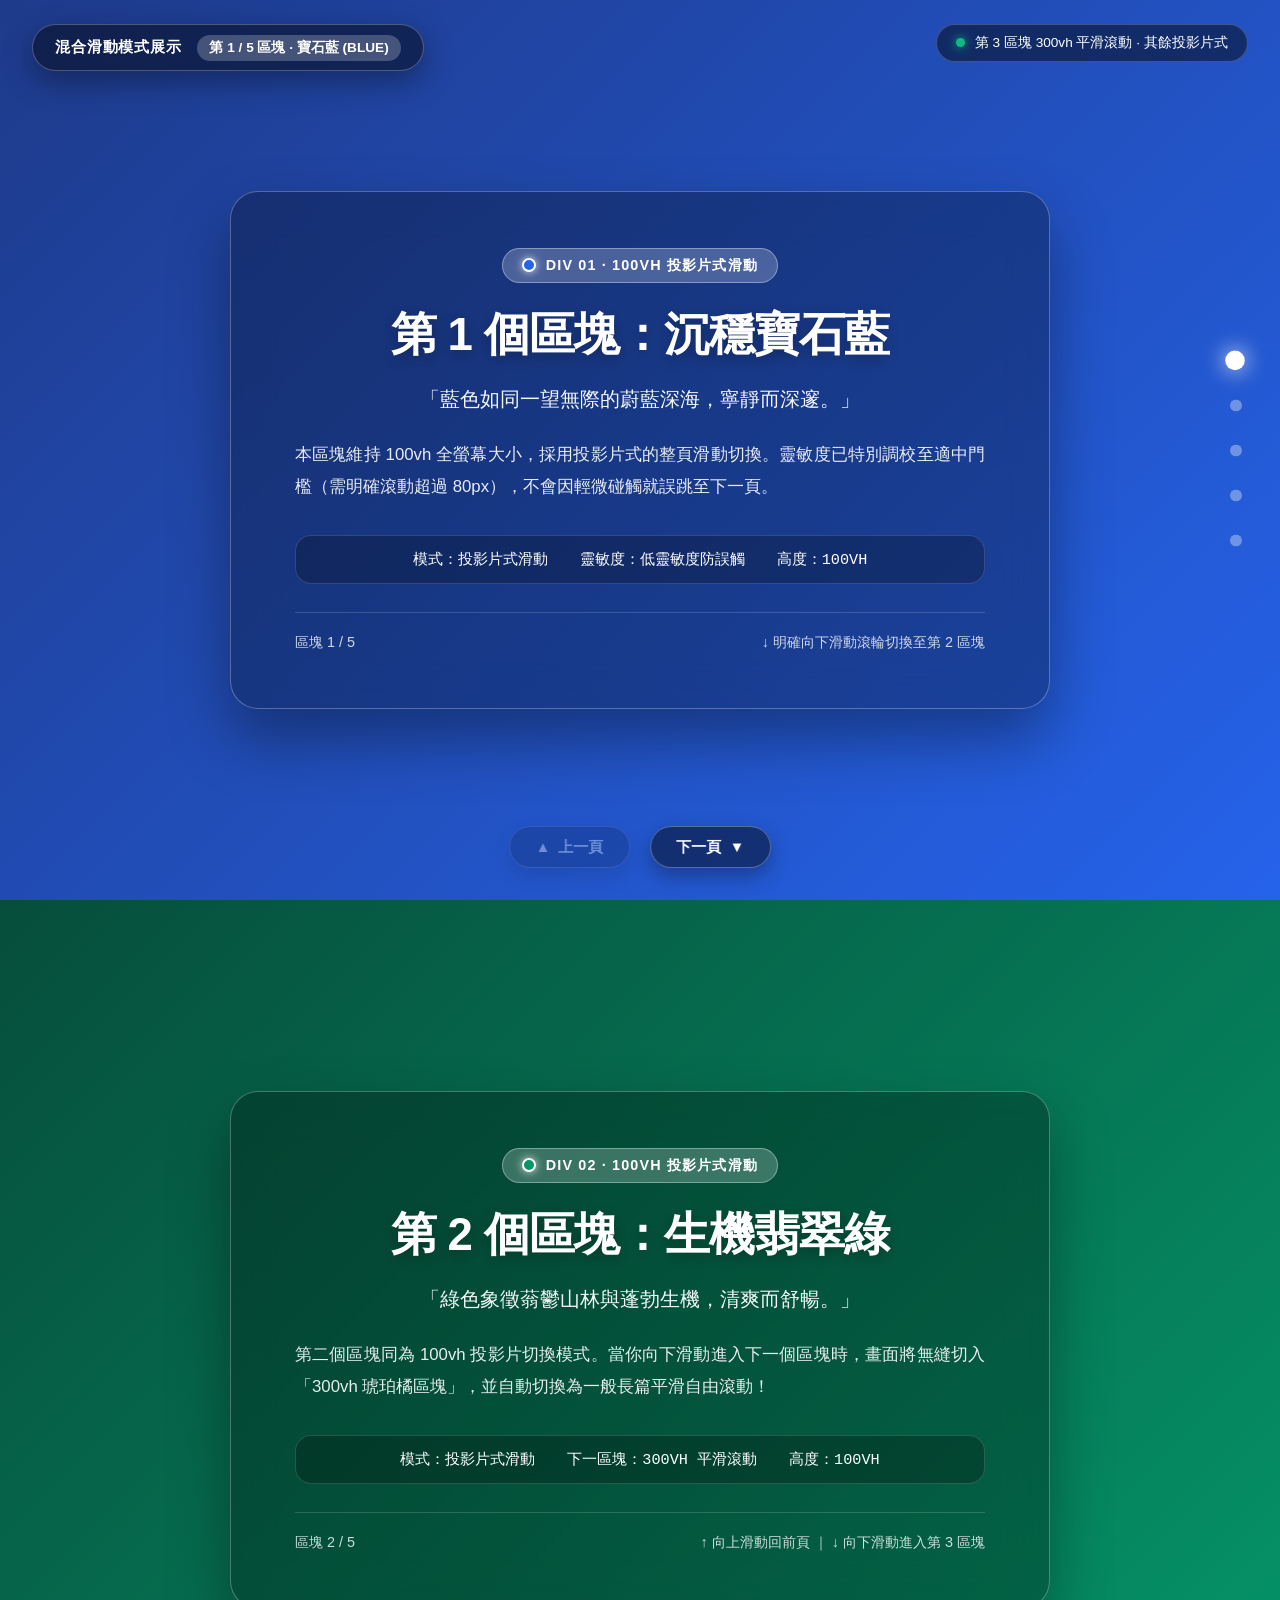
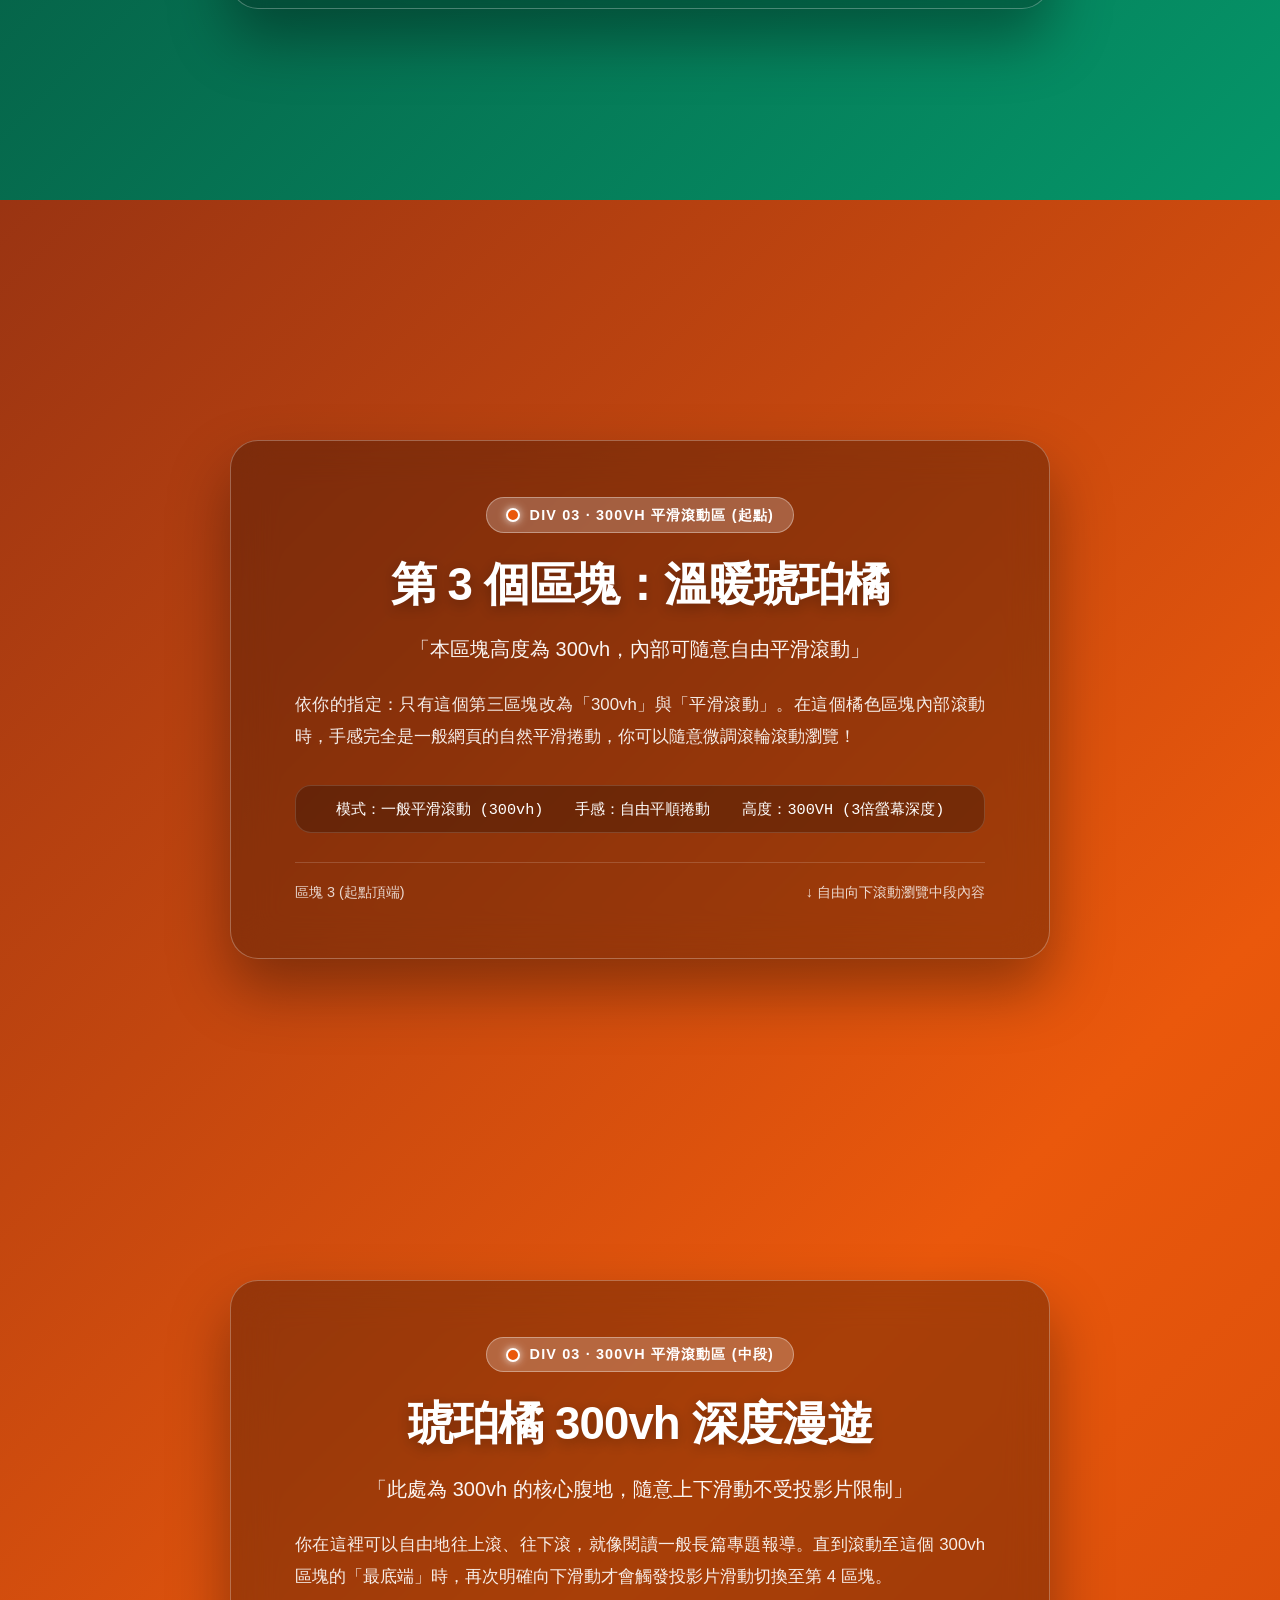
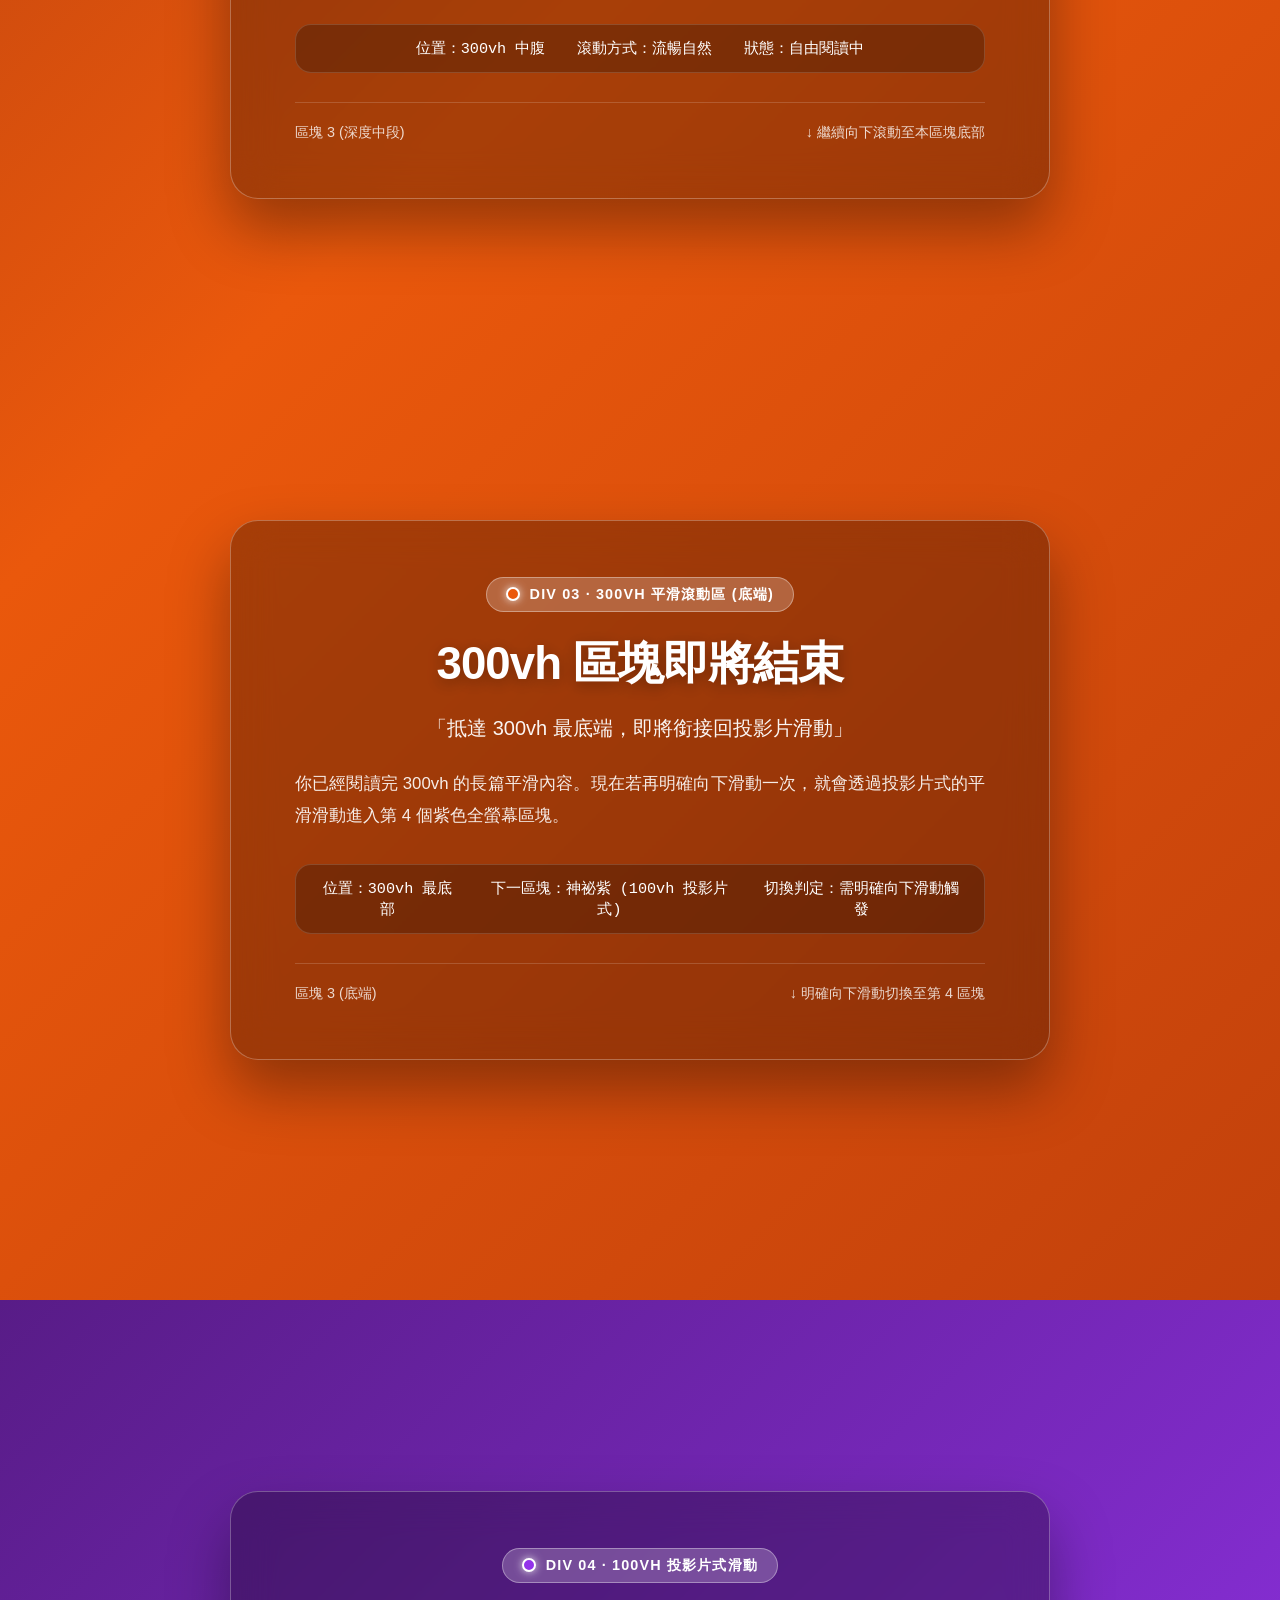
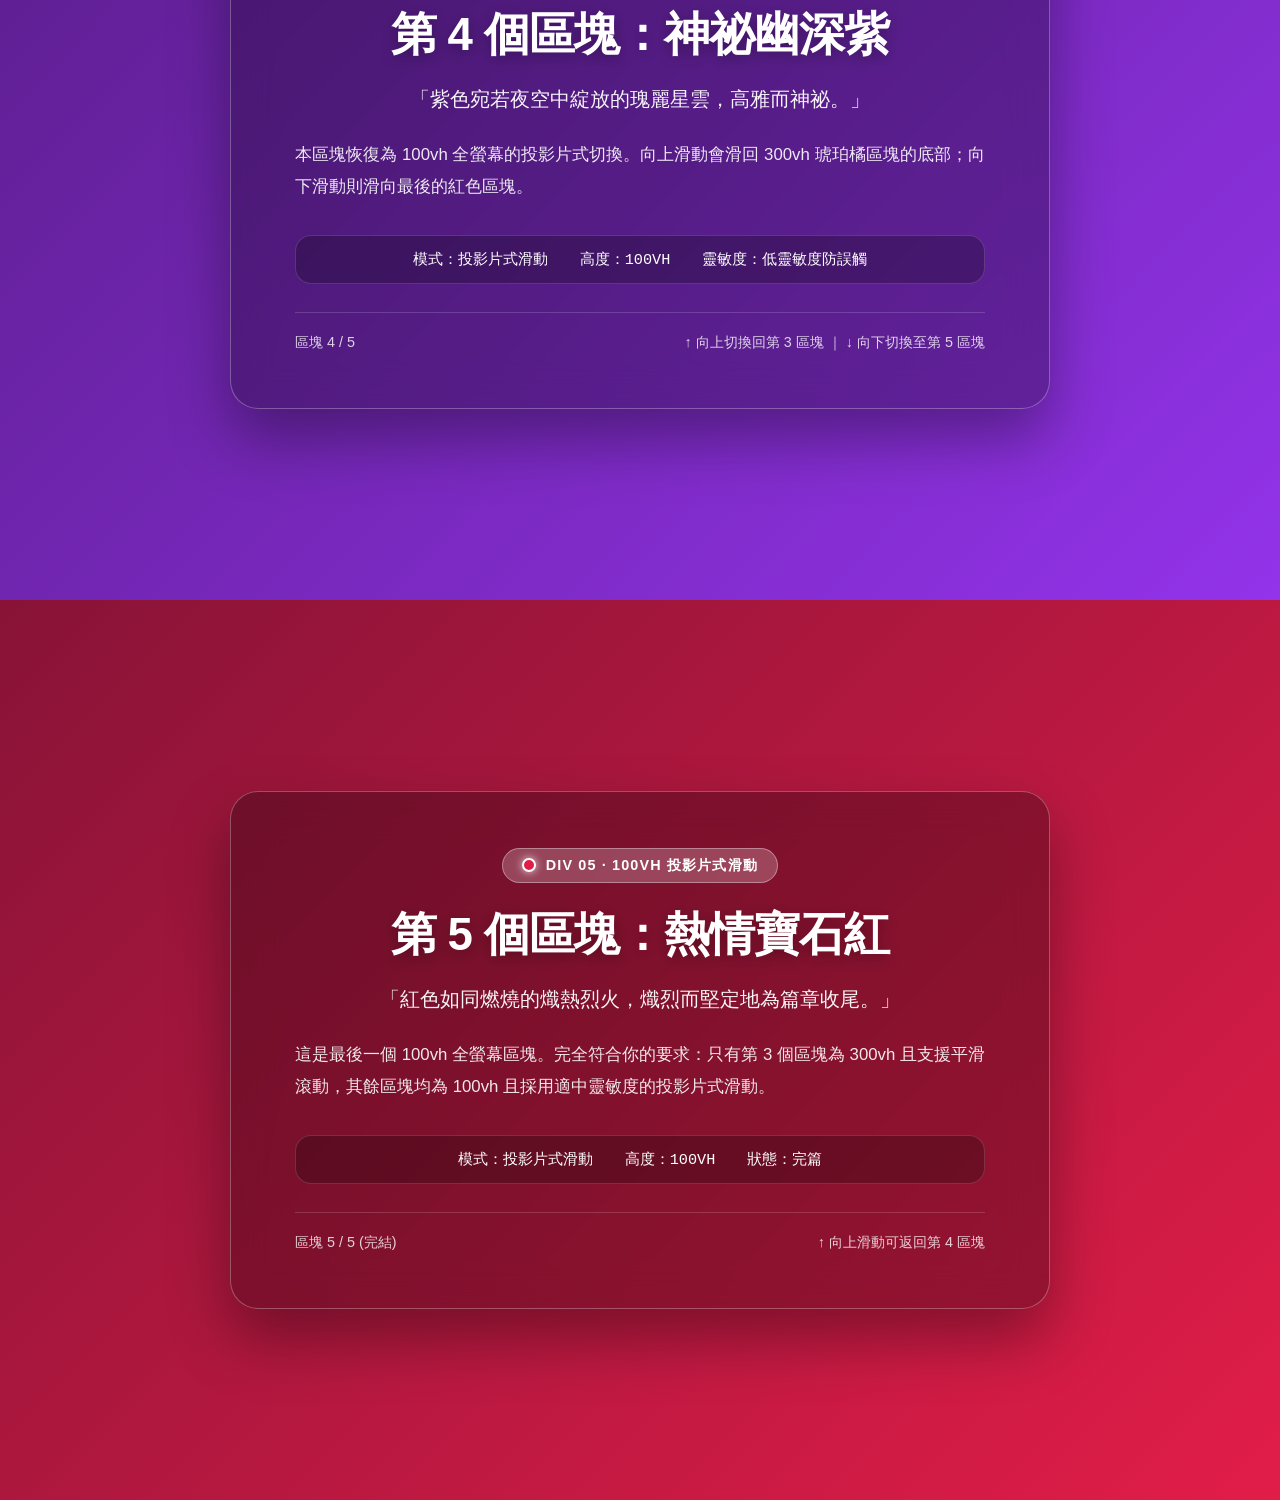
<file: AS06-AI-multuple-steps/AS06-AI-multuple-steps.html>
<!DOCTYPE html>
<html lang="zh-Hant">
<head>
  <meta charset="UTF-8">
  <meta name="viewport" content="width=device-width, initial-scale=1.0">
  <title>混合滾動模式：第 3 區塊 300vh 平滑滾動 ＋ 其他區塊投影片滑動</title>
  <style>
    /* ========== 全域重設與視窗配置 ========== */
    * {
      margin: 0;
      padding: 0;
      box-sizing: border-box;
      user-select: none; /* 防止快速滾動時反白選取文字 */
    }

    body, html {
      width: 100%;
      min-height: 100%;
      overflow-x: hidden;
      overflow-y: auto; /* 允許滾動條正常工作 */
      scroll-behavior: auto; /* 滾動切換由 JS 統一控制平滑過渡 */
      font-family: -apple-system, BlinkMacSystemFont, "Segoe UI", Roboto, "PingFang TC", "Noto Sans TC", "Helvetica Neue", sans-serif;
      color: #ffffff;
      background-color: #0b0f19;
    }

    /* 自訂捲軸樣式 */
    ::-webkit-scrollbar {
      width: 8px;
    }
    ::-webkit-scrollbar-track {
      background: rgba(0, 0, 0, 0.2);
    }
    ::-webkit-scrollbar-thumb {
      background: rgba(255, 255, 255, 0.35);
      border-radius: 4px;
    }
    ::-webkit-scrollbar-thumb:hover {
      background: rgba(255, 255, 255, 0.6);
    }

    /* ========== 頂部閱讀進度指示條 ========== */
    .reading-progress-bar {
      position: fixed;
      top: 0;
      left: 0;
      height: 6px;
      width: 0%;
      background: linear-gradient(90deg, #60a5fa, #34d399, #fbbf24, #c084fc, #fb7185);
      z-index: 999;
      transition: width 0.15s ease-out;
      box-shadow: 0 0 14px rgba(255, 255, 255, 0.8);
    }

    /* ========== 頂部目前章節指示器 ========== */
    .top-header-bar {
      position: fixed;
      top: 1.5rem;
      left: 2rem;
      z-index: 100;
      display: flex;
      align-items: center;
      gap: 1rem;
      background: rgba(0, 0, 0, 0.45);
      backdrop-filter: blur(14px);
      -webkit-backdrop-filter: blur(14px);
      padding: 0.6rem 1.4rem;
      border-radius: 2rem;
      border: 1px solid rgba(255, 255, 255, 0.25);
      box-shadow: 0 10px 30px rgba(0, 0, 0, 0.35);
    }

    .top-site-title {
      font-size: 0.95rem;
      font-weight: 700;
      letter-spacing: 0.05em;
    }

    .top-chapter-counter {
      font-size: 0.85rem;
      font-weight: 600;
      background: rgba(255, 255, 255, 0.22);
      padding: 0.25rem 0.75rem;
      border-radius: 1rem;
    }

    /* 頂部右側滑動特性標籤 */
    .top-status-badge {
      position: fixed;
      top: 1.5rem;
      right: 2rem;
      z-index: 100;
      background: rgba(0, 0, 0, 0.45);
      backdrop-filter: blur(14px);
      -webkit-backdrop-filter: blur(14px);
      border: 1px solid rgba(255, 255, 255, 0.2);
      border-radius: 2rem;
      padding: 0.55rem 1.2rem;
      font-size: 0.85rem;
      display: flex;
      align-items: center;
      gap: 0.6rem;
    }

    .status-dot {
      width: 9px;
      height: 9px;
      border-radius: 50%;
      background: #10b981;
      box-shadow: 0 0 10px #10b981;
    }

    /* ========== 5 個區塊的外層容器 (Slider Container) ========== */
    .slider-container {
      width: 100%;
      position: relative;
    }

    /* ========== 區塊通用樣式 ========== */
    .slide-section {
      width: 100%;
      display: flex;
      flex-direction: column;
      justify-content: center;
      align-items: center;
      padding: 3rem 2rem;
      position: relative;
      text-align: center;
    }

    /* ========== 5 種鮮明且截然不同的背景顏色與高度 ========== */
    /* 區塊 1：鮮明藍色 (Royal Blue) - 100vh 投影片式滑動 */
    .section-1 {
      height: 100vh;
      min-height: 100vh;
      background: linear-gradient(135deg, #1e3a8a 0%, #2563eb 100%);
    }

    /* 區塊 2：翠綠森林 (Emerald Green) - 100vh 投影片式滑動 */
    .section-2 {
      height: 100vh;
      min-height: 100vh;
      background: linear-gradient(135deg, #064e3b 0%, #059669 100%);
    }

    /* 
      區塊 3：溫暖琥珀橘 (Amber Orange) - 300vh（依需求為 300vh，內部採一般平滑滾動）
    */
    .section-3 {
      height: 300vh;
      min-height: 300vh;
      background: linear-gradient(135deg, #9a3412 0%, #ea580c 50%, #c2410c 100%);
      display: flex;
      flex-direction: column;
      justify-content: space-around;
      align-items: center;
      padding: 5rem 2rem;
    }

    /* 區塊 4：神祕紫羅蘭 (Deep Purple) - 100vh 投影片式滑動 */
    .section-4 {
      height: 100vh;
      min-height: 100vh;
      background: linear-gradient(135deg, #581c87 0%, #9333ea 100%);
    }

    /* 區塊 5：熱情寶石紅 (Crimson Red) - 100vh 投影片式滑動 */
    .section-5 {
      height: 100vh;
      min-height: 100vh;
      background: linear-gradient(135deg, #881337 0%, #e11d48 100%);
    }

    /* ========== 區塊內部的文章卡片 ========== */
    .section-content-card {
      background: rgba(0, 0, 0, 0.28);
      backdrop-filter: blur(20px);
      -webkit-backdrop-filter: blur(20px);
      border: 1px solid rgba(255, 255, 255, 0.28);
      border-radius: 1.75rem;
      padding: 3.5rem 4rem;
      max-width: 820px;
      width: 90%;
      box-shadow: 0 30px 60px rgba(0, 0, 0, 0.35);
      transition: transform 0.6s ease, opacity 0.6s ease;
      margin: 2rem 0;
    }

    /* 顏色標示徽章 */
    .color-pill {
      display: inline-flex;
      align-items: center;
      gap: 0.6rem;
      padding: 0.45rem 1.2rem;
      background: rgba(255, 255, 255, 0.22);
      border: 1px solid rgba(255, 255, 255, 0.35);
      border-radius: 2rem;
      font-size: 0.9rem;
      font-weight: 700;
      letter-spacing: 0.08em;
      margin-bottom: 1.5rem;
      text-transform: uppercase;
    }

    .color-swatch {
      width: 14px;
      height: 14px;
      border-radius: 50%;
      border: 2px solid #ffffff;
      box-shadow: 0 0 8px rgba(255, 255, 255, 0.8);
    }
    .swatch-1 { background-color: #2563eb; }
    .swatch-2 { background-color: #059669; }
    .swatch-3 { background-color: #ea580c; }
    .swatch-4 { background-color: #9333ea; }
    .swatch-5 { background-color: #e11d48; }

    /* 區塊主標題 */
    .section-title {
      font-size: 2.85rem;
      font-weight: 900;
      line-height: 1.25;
      margin-bottom: 1.2rem;
      letter-spacing: -0.02em;
      text-shadow: 0 4px 15px rgba(0, 0, 0, 0.3);
    }

    /* 區塊副標題 */
    .section-subtitle {
      font-size: 1.25rem;
      font-weight: 500;
      opacity: 0.95;
      margin-bottom: 1.5rem;
      line-height: 1.6;
    }

    /* 區塊說明文字 */
    .section-desc {
      font-size: 1.05rem;
      line-height: 1.9;
      opacity: 0.9;
      margin-bottom: 2rem;
      text-align: justify;
    }

    /* 顏色詳細資訊列 (HEX / RGB) */
    .color-info-bar {
      display: flex;
      justify-content: center;
      align-items: center;
      gap: 2rem;
      font-size: 0.95rem;
      font-family: ui-monospace, SFMono-Regular, Menlo, Monaco, Consolas, monospace;
      background: rgba(0, 0, 0, 0.25);
      padding: 0.8rem 1.5rem;
      border-radius: 1rem;
      border: 1px solid rgba(255, 255, 255, 0.15);
      margin-bottom: 1.8rem;
    }

    /* 滑動導引提示 */
    .scroll-guide-footer {
      display: flex;
      justify-content: space-between;
      align-items: center;
      font-size: 0.9rem;
      opacity: 0.8;
      border-top: 1px solid rgba(255, 255, 255, 0.2);
      padding-top: 1.25rem;
    }

    /* ========== 右側 5 個導航圓點列 ========== */
    .side-nav {
      position: fixed;
      right: 2rem;
      top: 50%;
      transform: translateY(-50%);
      display: flex;
      flex-direction: column;
      gap: 1.3rem;
      z-index: 100;
    }

    .dot-button {
      position: relative;
      display: flex;
      align-items: center;
      justify-content: flex-end;
      background: none;
      border: none;
      cursor: pointer;
      padding: 6px;
      outline: none;
    }

    .dot-circle {
      width: 12px;
      height: 12px;
      border-radius: 50%;
      background: rgba(255, 255, 255, 0.35);
      border: 2px solid transparent;
      transition: all 0.4s cubic-bezier(0.25, 1, 0.5, 1);
    }

    .dot-button:hover .dot-circle {
      background: rgba(255, 255, 255, 0.9);
      transform: scale(1.3);
    }

    .dot-button.is-active .dot-circle {
      width: 14px;
      height: 14px;
      background: #ffffff;
      transform: scale(1.4);
      border-color: rgba(255, 255, 255, 0.6);
      box-shadow: 0 0 16px rgba(255, 255, 255, 1);
    }

    /* 圓點滑鼠懸停提示（精確維持原版文字） */
    .dot-tooltip {
      position: absolute;
      right: 34px;
      background: rgba(0, 0, 0, 0.85);
      color: #ffffff;
      padding: 0.35rem 0.85rem;
      border-radius: 6px;
      font-size: 0.85rem;
      white-space: nowrap;
      opacity: 0;
      pointer-events: none;
      transform: translateX(8px);
      transition: all 0.25s ease;
      border: 1px solid rgba(255, 255, 255, 0.2);
    }

    .dot-button:hover .dot-tooltip {
      opacity: 1;
      transform: translateX(0);
    }

    /* ========== 底部快速切換按鈕 ========== */
    .bottom-controls {
      position: fixed;
      bottom: 2rem;
      left: 50%;
      transform: translateX(-50%);
      display: flex;
      gap: 1.25rem;
      z-index: 100;
    }

    .control-btn {
      background: rgba(0, 0, 0, 0.45);
      border: 1px solid rgba(255, 255, 255, 0.3);
      color: #ffffff;
      padding: 0.65rem 1.6rem;
      border-radius: 2rem;
      cursor: pointer;
      font-size: 0.925rem;
      font-weight: 600;
      display: flex;
      align-items: center;
      gap: 0.5rem;
      backdrop-filter: blur(12px);
      -webkit-backdrop-filter: blur(12px);
      transition: all 0.25s ease;
      box-shadow: 0 8px 20px rgba(0, 0, 0, 0.3);
    }

    .control-btn:hover:not(:disabled) {
      background: rgba(255, 255, 255, 0.25);
      transform: translateY(-2px);
    }

    .control-btn:disabled {
      opacity: 0.35;
      cursor: not-allowed;
    }

    /* ========== 響應式手機調整 ========== */
    @media (max-width: 768px) {
      .top-header-bar {
        left: 1rem;
        top: 1rem;
      }
      .top-status-badge {
        display: none;
      }
      .side-nav {
        right: 0.75rem;
      }
      .section-content-card {
        padding: 2.2rem 1.6rem;
      }
      .section-title {
        font-size: 2rem;
      }
      .section-subtitle {
        font-size: 1.05rem;
      }
      .color-info-bar {
        flex-direction: column;
        gap: 0.5rem;
      }
      .bottom-controls {
        bottom: 1.25rem;
      }
    }
  </style>
</head>
<body>

  <!-- ========== 頂部閱讀滾動進度條 ========== -->
  <div class="reading-progress-bar" id="readingProgressBar"></div>

  <!-- ========== 頂部目前章節指示器 ========== -->
  <header class="top-header-bar">
    <span class="top-site-title">混合滑動模式展示</span>
    <span class="top-chapter-counter" id="headerCounter">第 1 / 5 區塊 · 寶石藍</span>
  </header>

  <!-- 滑動模式特性指示 -->
  <div class="top-status-badge">
    <span class="status-dot"></span>
    <span>第 3 區塊 300vh 平滑滾動 · 其餘投影片式</span>
  </div>

  <!-- ========== 主要外層容器 (Slider Container) ========== -->
  <main class="slider-container" id="slider">

    <!-- ========== 區塊 1 (100vh 高度)：沉穩寶石藍 ========== -->
    <div class="slide-section section-1" id="section-1" data-index="0" data-name="寶石藍 (BLUE)">
      <div class="section-content-card">
        <div class="color-pill">
          <span class="color-swatch swatch-1"></span>
          <span>DIV 01 · 100VH 投影片式滑動</span>
        </div>
        <h1 class="section-title">第 1 個區塊：沉穩寶石藍</h1>
        <h2 class="section-subtitle">「藍色如同一望無際的蔚藍深海，寧靜而深邃。」</h2>
        <p class="section-desc">
          本區塊維持 100vh 全螢幕大小，採用投影片式的整頁滑動切換。靈敏度已特別調校至適中門檻（需明確滾動超過 80px），不會因輕微碰觸就誤跳至下一頁。
        </p>
        <div class="color-info-bar">
          <span>模式：投影片式滑動</span>
          <span>靈敏度：低靈敏度防誤觸</span>
          <span>高度：100VH</span>
        </div>
        <div class="scroll-guide-footer">
          <span>區塊 1 / 5</span>
          <span>↓ 明確向下滑動滾輪切換至第 2 區塊</span>
        </div>
      </div>
    </div>

    <!-- ========== 區塊 2 (100vh 高度)：翡翠森林綠 ========== -->
    <div class="slide-section section-2" id="section-2" data-index="1" data-name="翡翠綠 (GREEN)">
      <div class="section-content-card">
        <div class="color-pill">
          <span class="color-swatch swatch-2"></span>
          <span>DIV 02 · 100VH 投影片式滑動</span>
        </div>
        <h2 class="section-title">第 2 個區塊：生機翡翠綠</h2>
        <h2 class="section-subtitle">「綠色象徵蓊鬱山林與蓬勃生機，清爽而舒暢。」</h2>
        <p class="section-desc">
          第二個區塊同為 100vh 投影片切換模式。當你向下滑動進入下一個區塊時，畫面將無縫切入「300vh 琥珀橘區塊」，並自動切換為一般長篇平滑自由滾動！
        </p>
        <div class="color-info-bar">
          <span>模式：投影片式滑動</span>
          <span>下一區塊：300VH 平滑滾動</span>
          <span>高度：100VH</span>
        </div>
        <div class="scroll-guide-footer">
          <span>區塊 2 / 5</span>
          <span>↑ 向上滑動回前頁 ｜ ↓ 向下滑動進入第 3 區塊</span>
        </div>
      </div>
    </div>

    <!-- ========== 區塊 3 (300vh 高度)：溫暖琥珀橘 (此區塊內為一般平滑滾動) ========== -->
    <div class="slide-section section-3" id="section-3" data-index="2" data-name="琥珀橘 (ORANGE · 300VH)">
      
      <!-- 300vh 內容卡片 1：平滑滾動起點 -->
      <div class="section-content-card">
        <div class="color-pill">
          <span class="color-swatch swatch-3"></span>
          <span>DIV 03 · 300VH 平滑滾動區 (起點)</span>
        </div>
        <h2 class="section-title">第 3 個區塊：溫暖琥珀橘</h2>
        <h2 class="section-subtitle">「本區塊高度為 300vh，內部可隨意自由平滑滾動」</h2>
        <p class="section-desc">
          依你的指定：只有這個第三區塊改為「300vh」與「平滑滾動」。在這個橘色區塊內部滾動時，手感完全是一般網頁的自然平滑捲動，你可以隨意微調滾輪滾動瀏覽！
        </p>
        <div class="color-info-bar">
          <span>模式：一般平滑滾動 (300vh)</span>
          <span>手感：自由平順捲動</span>
          <span>高度：300VH (3倍螢幕深度)</span>
        </div>
        <div class="scroll-guide-footer">
          <span>區塊 3 (起點頂端)</span>
          <span>↓ 自由向下滾動瀏覽中段內容</span>
        </div>
      </div>

      <!-- 300vh 內容卡片 2：平滑滾動中段 -->
      <div class="section-content-card">
        <div class="color-pill">
          <span class="color-swatch swatch-3"></span>
          <span>DIV 03 · 300VH 平滑滾動區 (中段)</span>
        </div>
        <h3 class="section-title">琥珀橘 300vh 深度漫遊</h3>
        <h2 class="section-subtitle">「此處為 300vh 的核心腹地，隨意上下滑動不受投影片限制」</h2>
        <p class="section-desc">
          你在這裡可以自由地往上滾、往下滾，就像閱讀一般長篇專題報導。直到滾動至這個 300vh 區塊的「最底端」時，再次明確向下滑動才會觸發投影片滑動切換至第 4 區塊。
        </p>
        <div class="color-info-bar">
          <span>位置：300vh 中腹</span>
          <span>滾動方式：流暢自然</span>
          <span>狀態：自由閱讀中</span>
        </div>
        <div class="scroll-guide-footer">
          <span>區塊 3 (深度中段)</span>
          <span>↓ 繼續向下滾動至本區塊底部</span>
        </div>
      </div>

      <!-- 300vh 內容卡片 3：平滑滾動尾聲 -->
      <div class="section-content-card">
        <div class="color-pill">
          <span class="color-swatch swatch-3"></span>
          <span>DIV 03 · 300VH 平滑滾動區 (底端)</span>
        </div>
        <h3 class="section-title">300vh 區塊即將結束</h3>
        <h2 class="section-subtitle">「抵達 300vh 最底端，即將銜接回投影片滑動」</h2>
        <p class="section-desc">
          你已經閱讀完 300vh 的長篇平滑內容。現在若再明確向下滑動一次，就會透過投影片式的平滑滑動進入第 4 個紫色全螢幕區塊。
        </p>
        <div class="color-info-bar">
          <span>位置：300vh 最底部</span>
          <span>下一區塊：神祕紫 (100vh 投影片式)</span>
          <span>切換判定：需明確向下滑動觸發</span>
        </div>
        <div class="scroll-guide-footer">
          <span>區塊 3 (底端)</span>
          <span>↓ 明確向下滑動切換至第 4 區塊</span>
        </div>
      </div>

    </div>

    <!-- ========== 區塊 4 (100vh 高度)：神祕幽深紫 ========== -->
    <div class="slide-section section-4" id="section-4" data-index="3" data-name="神祕紫 (PURPLE)">
      <div class="section-content-card">
        <div class="color-pill">
          <span class="color-swatch swatch-4"></span>
          <span>DIV 04 · 100VH 投影片式滑動</span>
        </div>
        <h2 class="section-title">第 4 個區塊：神祕幽深紫</h2>
        <h2 class="section-subtitle">「紫色宛若夜空中綻放的瑰麗星雲，高雅而神祕。」</h2>
        <p class="section-desc">
          本區塊恢復為 100vh 全螢幕的投影片式切換。向上滑動會滑回 300vh 琥珀橘區塊的底部；向下滑動則滑向最後的紅色區塊。
        </p>
        <div class="color-info-bar">
          <span>模式：投影片式滑動</span>
          <span>高度：100VH</span>
          <span>靈敏度：低靈敏度防誤觸</span>
        </div>
        <div class="scroll-guide-footer">
          <span>區塊 4 / 5</span>
          <span>↑ 向上切換回第 3 區塊 ｜ ↓ 向下切換至第 5 區塊</span>
        </div>
      </div>
    </div>

    <!-- ========== 區塊 5 (100vh 高度)：熱情寶石紅 ========== -->
    <div class="slide-section section-5" id="section-5" data-index="4" data-name="熱情紅 (RED)">
      <div class="section-content-card">
        <div class="color-pill">
          <span class="color-swatch swatch-5"></span>
          <span>DIV 05 · 100VH 投影片式滑動</span>
        </div>
        <h2 class="section-title">第 5 個區塊：熱情寶石紅</h2>
        <h2 class="section-subtitle">「紅色如同燃燒的熾熱烈火，熾烈而堅定地為篇章收尾。」</h2>
        <p class="section-desc">
          這是最後一個 100vh 全螢幕區塊。完全符合你的要求：只有第 3 個區塊為 300vh 且支援平滑滾動，其餘區塊均為 100vh 且採用適中靈敏度的投影片式滑動。
        </p>
        <div class="color-info-bar">
          <span>模式：投影片式滑動</span>
          <span>高度：100VH</span>
          <span>狀態：完篇</span>
        </div>
        <div class="scroll-guide-footer">
          <span>區塊 5 / 5 (完結)</span>
          <span>↑ 向上滑動可返回第 4 區塊</span>
        </div>
      </div>
    </div>

  </main>

  <!-- ========== 右側 5 個圓點導航列 ========== -->
  <nav class="side-nav" aria-label="章節跳轉導航" id="pagination">
    <button class="dot-button is-active" data-index="0" aria-label="跳轉到第 1 篇：蔚藍海洋">
      <span class="dot-tooltip">01 蔚藍海洋</span>
      <span class="dot-circle"></span>
    </button>
    <button class="dot-button" data-index="1" aria-label="跳轉到第 2 篇：翡翠森林">
      <span class="dot-tooltip">02 翡翠森林</span>
      <span class="dot-circle"></span>
    </button>
    <button class="dot-button" data-index="2" aria-label="跳轉到第 3 篇：夕陽暖橘">
      <span class="dot-tooltip">03 夕陽暖橘</span>
      <span class="dot-circle"></span>
    </button>
    <button class="dot-button" data-index="3" aria-label="跳轉到第 4 篇：暗夜幽紫">
      <span class="dot-tooltip">04 暗夜幽紫</span>
      <span class="dot-circle"></span>
    </button>
    <button class="dot-button" data-index="4" aria-label="跳轉到第 5 篇：沉穩石墨">
      <span class="dot-tooltip">05 沉穩石墨</span>
      <span class="dot-circle"></span>
    </button>
  </nav>

  <!-- ========== 底部輔助上下鍵按鈕 ========== -->
  <div class="bottom-controls">
    <button class="control-btn" id="prevBtn" disabled aria-label="上一頁">
      <span>▲</span> 上一頁
    </button>
    <button class="control-btn" id="nextBtn" aria-label="下一頁">
      下一頁 <span>▼</span>
    </button>
  </div>

  <!-- ========== 核心 JavaScript：混合滑動切換控制 ========== -->
  <script>
    // 取得主要 DOM 節點
    const sections = document.querySelectorAll('.slide-section');
    const dotButtons = document.querySelectorAll('.dot-button');
    const prevBtn = document.getElementById('prevBtn');
    const nextBtn = document.getElementById('nextBtn');
    const progressBar = document.getElementById('readingProgressBar');
    const headerCounter = document.getElementById('headerCounter');

    const totalSections = sections.length;
    let currentSectionIndex = 0;
    let isTransitioning = false;  // 投影片切換中鎖定，避免連續觸發跳頁
    let accumulatedDelta = 0;    // 滾輪位移累積量（降低靈敏度關鍵）
    let deltaResetTimer = null;  // 閒置清除計時器

    // ========== 靈敏度與切換參數 ==========
    // 投影片觸發門檻設定為 85px，必須有意識地明確滾動才會換頁，防止微碰誤觸
    const slideThreshold = 85;
    // 投影片切換滑行時間設定為 950ms，具備平穩舒適的轉場視覺
    const slideDuration = 950;

    /**
     * 緩動函數 (easeInOutCubic)
     */
    function easeInOutCubic(t) {
      return t < 0.5 
        ? 4 * t * t * t 
        : 1 - Math.pow(-2 * t + 2, 3) / 2;
    }

    /**
     * 計算每個區塊在頁面上的頂端 Y 座標與底部 Y 座標
     */
    function getSectionOffsets() {
      return Array.from(sections).map((sec) => ({
        top: sec.offsetTop,
        bottom: sec.offsetTop + sec.offsetHeight,
        height: sec.offsetHeight
      }));
    }

    /**
     * 投影片平滑滑動至目標 Y 座標
     * @param {number} targetY - 目標滾動位置
     * @param {function} onComplete - 完成回呼
     */
    function slideScrollTo(targetY, onComplete) {
      isTransitioning = true;
      const startY = window.scrollY || window.pageYOffset;
      const distance = targetY - startY;
      let startTime = null;

      function step(currentTime) {
        if (!startTime) startTime = currentTime;
        const elapsed = currentTime - startTime;
        const progress = Math.min(elapsed / slideDuration, 1);
        const eased = easeInOutCubic(progress);

        window.scrollTo(0, startY + (distance * eased));
        updateProgressBar();

        if (progress < 1) {
          window.requestAnimationFrame(step);
        } else {
          window.scrollTo(0, targetY);
          updateProgressBar();
          setTimeout(() => {
            isTransitioning = false;
            accumulatedDelta = 0;
            if (onComplete) onComplete();
          }, 200);
        }
      }

      window.requestAnimationFrame(step);
    }

    /**
     * 切換至指定區塊
     * @param {number} index - 目標區塊索引 (0 ~ 4)
     * @param {string} position - 'top' (停在區塊頂端) 或 'bottom' (停在區塊底部)
     */
    function goToSection(index, position = 'top') {
      if (index < 0 || index >= totalSections) return;
      if (isTransitioning) return;

      const offsets = getSectionOffsets();
      let targetY = offsets[index].top;

      // 若目標為第 3 區塊且要求停在底部，則滑到第 3 區塊最底可見視角
      if (position === 'bottom') {
        targetY = offsets[index].bottom - window.innerHeight;
      }

      slideScrollTo(targetY, () => {
        updateActiveUI(index);
      });
    }

    /**
     * 更新當前作用中區塊的 UI（頂部標籤、圓點、按鈕）
     */
    function updateActiveUI(index) {
      currentSectionIndex = index;

      // 更新頂部標題文字
      const sectionName = sections[index].getAttribute('data-name');
      headerCounter.textContent = `第 ${index + 1} / ${totalSections} 區塊 · ${sectionName}`;

      // 更新右側圓點
      dotButtons.forEach((btn, i) => {
        if (i === index) {
          btn.classList.add('is-active');
        } else {
          btn.classList.remove('is-active');
        }
      });

      // 更新按鈕啟用/禁用
      prevBtn.disabled = (index === 0);
      nextBtn.disabled = (index === totalSections - 1);
    }

    /**
     * 即時更新頂部進度條
     */
    function updateProgressBar() {
      const scrollTop = window.scrollY || window.pageYOffset;
      const scrollHeight = document.documentElement.scrollHeight - window.innerHeight;
      if (scrollHeight > 0) {
        const pct = Math.min(Math.max((scrollTop / scrollHeight) * 100, 0), 100);
        progressBar.style.width = `${pct}%`;
      }
    }
    window.addEventListener('scroll', updateProgressBar, { passive: true });

    /* ========== 核心滾動判斷邏輯（混合模式） ========== */
    window.addEventListener('wheel', (e) => {
      // 投影片轉場進行中時，阻止任何滾動
      if (isTransitioning) {
        e.preventDefault();
        return;
      }

      const currentY = window.scrollY || window.pageYOffset;
      const offsets = getSectionOffsets();
      const sec3 = offsets[2]; // 第 3 區塊 (300vh)
      const sec3Top = sec3.top;
      const sec3BottomView = sec3.bottom - window.innerHeight;

      // 判斷目前是否位於第 3 區塊的 300vh 內部
      const isInsideSec3 = (currentY >= sec3Top - 2 && currentY <= sec3BottomView + 2);

      if (isInsideSec3) {
        // ========== 情況 A：在第 3 區塊內部 ==========
        // 1. 向下滾動
        if (e.deltaY > 0) {
          // 若尚未到達第 3 區塊最底部：允許原生一般平滑滾動！
          if (currentY < sec3BottomView - 5) {
            return; // 不阻擋，放行正常自由平滑滾動
          }
          // 若已經到達第 3 區塊最底部：阻擋原生滾動，累積門檻後投影片切換到第 4 區塊
          e.preventDefault();
          accumulatedDelta += e.deltaY;
          resetAccumulatedTimer();

          if (accumulatedDelta >= slideThreshold) {
            accumulatedDelta = 0;
            goToSection(3, 'top'); // 投影片滑至第 4 區塊
          }
        } 
        // 2. 向上滾動
        else if (e.deltaY < 0) {
          // 若尚未到達第 3 區塊最頂部：允許原生一般平滑滾動！
          if (currentY > sec3Top + 5) {
            return; // 不阻擋，放行正常自由平滑滾動
          }
          // 若已經到達第 3 區塊最頂部：阻擋原生滾動，累積門檻後投影片切換到第 2 區塊
          e.preventDefault();
          accumulatedDelta += e.deltaY;
          resetAccumulatedTimer();

          if (accumulatedDelta <= -slideThreshold) {
            accumulatedDelta = 0;
            goToSection(1, 'top'); // 投影片滑回第 2 區塊
          }
        }
      } 
      else {
        // ========== 情況 B：在第 1、2、4、5 區塊（投影片式切換） ==========
        // 阻止預設直接滑動，強制採用低靈敏度的投影片切換
        e.preventDefault();
        accumulatedDelta += e.deltaY;
        resetAccumulatedTimer();

        // 向下滾動累積達門檻
        if (accumulatedDelta >= slideThreshold) {
          accumulatedDelta = 0;
          if (currentSectionIndex === 0) {
            goToSection(1, 'top'); // 1 -> 2
          } else if (currentSectionIndex === 1) {
            goToSection(2, 'top'); // 2 -> 3 (進入 300vh 頂部)
          } else if (currentSectionIndex === 3) {
            goToSection(4, 'top'); // 4 -> 5
          }
        } 
        // 向上滾動累積達門檻
        else if (accumulatedDelta <= -slideThreshold) {
          accumulatedDelta = 0;
          if (currentSectionIndex === 1) {
            goToSection(0, 'top'); // 2 -> 1
          } else if (currentSectionIndex === 3) {
            goToSection(2, 'bottom'); // 4 -> 回到 3 的最底部！
          } else if (currentSectionIndex === 4) {
            goToSection(3, 'top'); // 5 -> 4
          }
        }
      }
    }, { passive: false });

    // 重設累積量計時器（300ms 內未達到門檻視為無意輕觸，清空累積量）
    function resetAccumulatedTimer() {
      clearTimeout(deltaResetTimer);
      deltaResetTimer = setTimeout(() => {
        accumulatedDelta = 0;
      }, 300);
    }

    /* ========== 觸控手勢支援 ========== */
    let touchStartY = 0;
    const touchThreshold = 75;

    window.addEventListener('touchstart', (e) => {
      touchStartY = e.touches[0].clientY;
    }, { passive: true });

    window.addEventListener('touchend', (e) => {
      if (isTransitioning) return;
      const touchEndY = e.changedTouches[0].clientY;
      const diffY = touchStartY - touchEndY;

      const currentY = window.scrollY || window.pageYOffset;
      const offsets = getSectionOffsets();
      const sec3 = offsets[2];
      const isInsideSec3 = (currentY >= sec3.top - 2 && currentY <= sec3.bottom - window.innerHeight + 2);

      if (!isInsideSec3) {
        if (diffY > touchThreshold) {
          // 向上滑動手勢 -> 下一頁
          if (currentSectionIndex === 0) goToSection(1);
          else if (currentSectionIndex === 1) goToSection(2, 'top');
          else if (currentSectionIndex === 3) goToSection(4);
        } else if (diffY < -touchThreshold) {
          // 向下滑動手勢 -> 上一頁
          if (currentSectionIndex === 1) goToSection(0);
          else if (currentSectionIndex === 3) goToSection(2, 'bottom');
          else if (currentSectionIndex === 4) goToSection(3);
        }
      } else {
        // 在第 3 區塊邊界處的觸控切換
        if (diffY > touchThreshold && currentY >= sec3.bottom - window.innerHeight - 5) {
          goToSection(3, 'top');
        } else if (diffY < -touchThreshold && currentY <= sec3.top + 5) {
          goToSection(1, 'top');
        }
      }
    }, { passive: true });

    /* ========== 鍵盤導航支援 ========== */
    window.addEventListener('keydown', (e) => {
      if (e.altKey || e.ctrlKey || e.metaKey || isTransitioning) return;

      const currentY = window.scrollY || window.pageYOffset;
      const offsets = getSectionOffsets();
      const sec3 = offsets[2];
      const isInsideSec3 = (currentY > sec3.top + 10 && currentY < sec3.bottom - window.innerHeight - 10);

      // 在第 3 區塊內部時，放行原生上下鍵捲動
      if (isInsideSec3) return;

      if (e.key === 'ArrowDown' || e.key === 'PageDown' || e.key === ' ') {
        e.preventDefault();
        if (currentSectionIndex === 0) goToSection(1);
        else if (currentSectionIndex === 1) goToSection(2, 'top');
        else if (currentSectionIndex === 2) goToSection(3, 'top');
        else if (currentSectionIndex === 3) goToSection(4);
      } else if (e.key === 'ArrowUp' || e.key === 'PageUp') {
        e.preventDefault();
        if (currentSectionIndex === 1) goToSection(0);
        else if (currentSectionIndex === 2) goToSection(1);
        else if (currentSectionIndex === 3) goToSection(2, 'bottom');
        else if (currentSectionIndex === 4) goToSection(3);
      }
    });

    /* ========== 滾動位置自動同步更新當前作用中區塊 ========== */
    window.addEventListener('scroll', () => {
      if (isTransitioning) return;
      const currentY = window.scrollY || window.pageYOffset;
      const offsets = getSectionOffsets();

      offsets.forEach((off, idx) => {
        if (currentY >= off.top - 100 && currentY < off.bottom - 100) {
          if (currentSectionIndex !== idx) {
            updateActiveUI(idx);
          }
        }
      });
    }, { passive: true });

    /* ========== 側邊圓點點擊事件 ========== */
    dotButtons.forEach((btn) => {
      btn.addEventListener('click', () => {
        const index = parseInt(btn.getAttribute('data-index'), 10);
        goToSection(index, 'top');
      });
    });

    /* ========== 底部切換按鈕點擊事件 ========== */
    prevBtn.addEventListener('click', () => {
      if (currentSectionIndex === 3) {
        goToSection(2, 'bottom');
      } else if (currentSectionIndex > 0) {
        goToSection(currentSectionIndex - 1, 'top');
      }
    });

    nextBtn.addEventListener('click', () => {
      if (currentSectionIndex < totalSections - 1) {
        goToSection(currentSectionIndex + 1, 'top');
      }
    });

    // 初始化
    updateActiveUI(0);
    updateProgressBar();
  </script>
</body>
</html>
</file>
<file: as02/style.css>
body {
    font-family: Arial, sans-serif;
    text-align: center;
}

/* 這是最外層的容器：啟動 Flexbox 排版 */
.container {
    display: flex; 
    gap: 10px;     
    padding: 20px;
    background-color: #f0f0f0;
}

/* 這是裡面的三個小區塊 */
.box {
    flex: 1; /* 教授要求的：用掉剩餘的空間 */
    padding: 50px 20px;
    font-size: 24px;
    font-weight: bold;
    color: white;
}

/* 幫三個區塊加上不同的顏色，方便你看出排版效果 */
.box1 { background-color: #ff7675; }
.box2 { background-color: #74b9ff; }
.box3 { background-color: #55efc4; }
</file>
